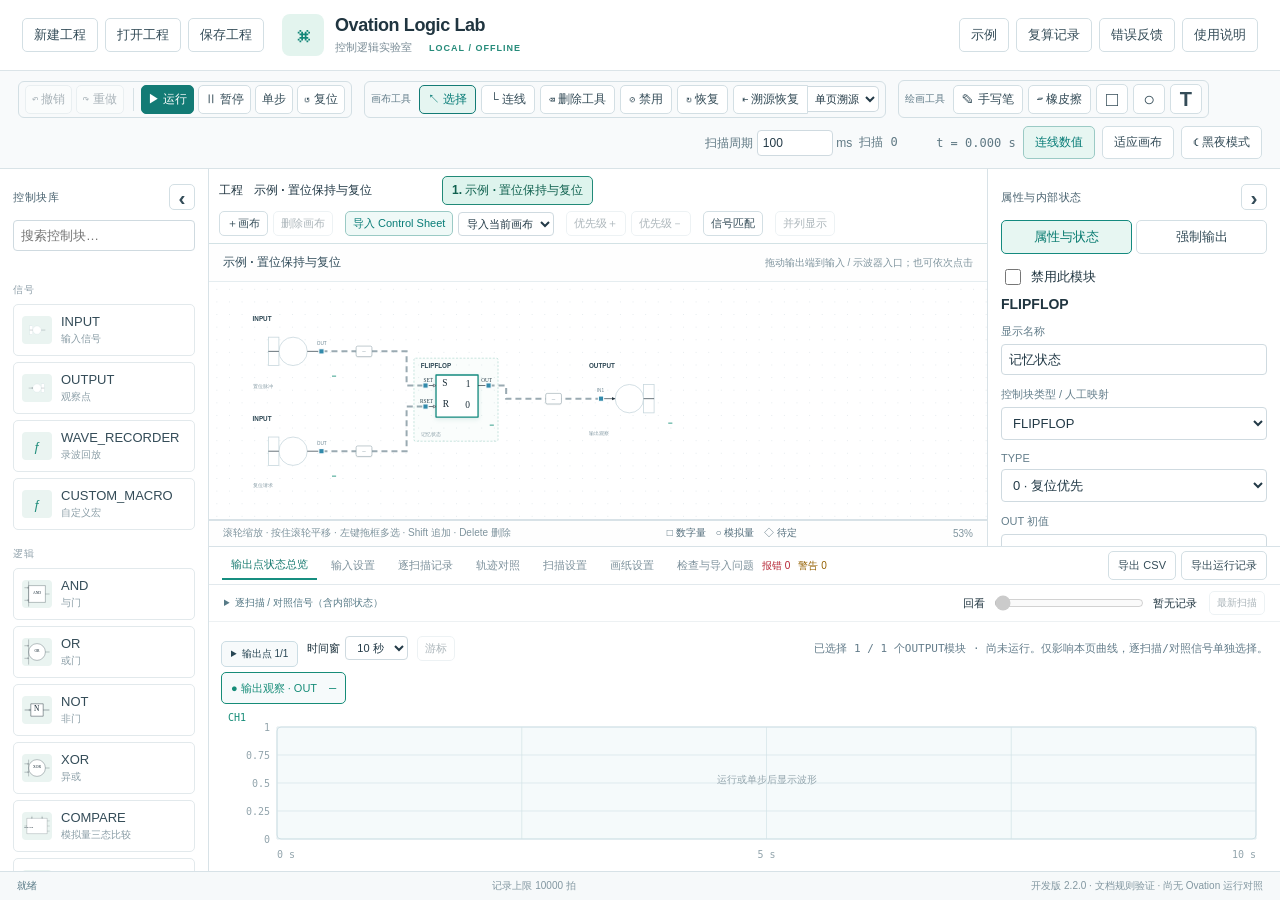
<file: index.html>
<!doctype html>
<html lang="zh-CN"><head><meta charset="utf-8"><meta name="application-version" content="2.2.0"><meta name="viewport" content="width=device-width,initial-scale=1"><title>Ovation Logic Lab · 离线控制逻辑实验室</title><link rel="stylesheet" href="src/style.css"><script defer src="src/project-state.js"></script><script defer src="src/declared-interfaces.js"></script><script defer src="src/exact-math.js"></script><script defer src="src/signal-quality.js"></script><script defer src="src/basic-analog.js"></script><script defer src="src/elementary.js"></script><script defer src="src/pin-record-data.js"></script><script defer src="src/point-records.js"></script><script defer src="src/packed-words.js"></script><script defer src="src/firstout.js"></script><script defer src="src/bcd.js"></script><script defer src="src/transport.js"></script><script defer src="src/fifo.js"></script><script defer src="src/clock-blocks.js"></script><script defer src="src/wave-recorder.js"></script><script defer src="src/core.js"></script><script defer src="src/engineering.js"></script><script defer src="src/recompute.js"></script><script defer src="src/svg-field-codec.js"></script><script defer src="src/svg-identity.js"></script><script defer src="src/svg-structure.js"></script><script defer src="src/bindings.js"></script><script defer src="src/source-semantics.js"></script><script defer src="src/svg-port-names.js"></script><script defer src="src/macro-symbols.js"></script><script defer src="src/svg-auto-ports.js"></script><script defer src="src/sheet-title-block.js"></script><script defer src="src/manual-parameter-defaults.js"></script><script defer src="src/importer.js"></script><script defer src="src/connection-evidence.js"></script><script defer src="src/repair.js"></script><script defer src="src/macros.js"></script><script defer src="src/trace.js"></script><script defer src="src/reference-csv.js"></script><script defer src="src/signal-chart.js"></script><script defer src="src/scopes.js"></script><script defer src="src/source-preview.js"></script><script defer src="src/wire-display.js"></script><script defer src="src/manual-wires.js"></script><script defer src="src/wire-networks.js"></script><script defer src="src/text-input.js"></script><script defer src="src/manual-symbol-data.js"></script><script defer src="src/elementary-symbol-data.js"></script><script defer src="src/standard-symbol-data.js"></script><script defer src="src/standard-symbols.js"></script><script defer src="src/symbols.js"></script><script defer src="src/theme.js"></script><script defer src="src/vendor/xlsx.mini.min.js"></script><script defer src="src/input-wave-template.js"></script><script defer src="src/input-wave-excel.js"></script><script defer src="src/input-wave-editor.js"></script><script defer src="src/workspace-layout.js"></script><script defer src="src/paper.js"></script><script defer src="src/canvas-delete.js"></script><script defer src="src/annotations.js"></script><script defer src="src/feedback-report.js"></script><script defer src="src/feedback-ui.js"></script><script defer src="src/output-forces-ui.js"></script><script defer src="src/signal-matching.js"></script><script defer src="src/engineering-ui.js"></script><script defer src="src/canvas-workspace.js"></script><script defer src="src/app.js"></script></head>
<body class="output-overview-open">
<header><nav id="project-actions" aria-label="工程操作"><button data-testid="new" id="new">新建工程</button><button id="open">打开工程</button><button data-testid="save" id="save">保存工程</button></nav><div class="brand"><span class="brand-icon">⌘</span><div><h1>Ovation Logic Lab</h1><span>控制逻辑实验室 <b>LOCAL / OFFLINE</b></span></div></div><nav class="reference-actions" aria-label="资料与帮助"><button id="example">示例</button><button id="recompute-record">复算记录</button><button id="import" class="accent">导入 Control Sheet</button><button id="feedback">错误反馈</button><button id="help">使用说明</button></nav></header>
<section class="toolbar"><div class="simulation-tools tool-group" role="toolbar" aria-label="运行工具"><button id="undo" title="Ctrl+Z">↶ 撤销</button><button id="redo" title="Ctrl+Y">↷ 重做</button><span class="divider"></span><button data-testid="run" id="run" class="primary">▶ 运行</button><button id="pause">Ⅱ 暂停</button><button data-testid="step" id="step">单步</button><button data-testid="reset" id="reset">↺ 复位</button></div><div class="editor-tools"><div class="canvas-tools tool-group" role="toolbar" aria-label="画布工具"><span>画布工具</span><button id="select-tool" type="button" aria-pressed="true" title="选择与移动；Esc退出删除模式">↖ 选择</button><button id="wire-tool" type="button" aria-pressed="false" title="点击端口或主线起笔，点击空白放置折点，接到目标端口完成；Esc取消">└ 连线</button><button id="delete-tool" type="button" aria-pressed="false" title="点击删除元素，空白拖框批量删除；Esc退出">⌫ 删除工具</button><button id="disable-tool" type="button" aria-pressed="false" title="点击禁用模块，依赖它的下游自动暂停；保留连线">⊘ 禁用</button><button id="restore-tool" type="button" aria-pressed="false" title="点击恢复被禁用的模块">↻ 恢复</button><div class="recovery-tools"><button id="trace-output-tool" type="button" aria-pressed="false" title="进入先禁用全部模块，再点击OUTPUT观察点或其IN1端子，累加恢复上游依赖；Esc退出">⇤ 溯源恢复</button><select id="trace-output-scope" aria-label="溯源范围" title="单页只恢复本页上游；跨页沿同名共享信号恢复其他画布上游"><option value="canvas">单页溯源</option><option value="project" disabled>跨页溯源</option></select></div></div><div class="drawing-tools tool-group" role="toolbar" aria-label="绘画工具"><span title="临时标注不保存，刷新或关闭页面后丢弃">绘画工具</span><button id="pen-tool" type="button" aria-expanded="false" aria-controls="pen-settings" aria-haspopup="dialog" aria-pressed="false" title="在网页上临时手写，Esc退出">✎ 手写笔</button><button id="eraser-tool" type="button" aria-pressed="false" aria-expanded="false" aria-controls="eraser-settings" aria-haspopup="dialog" title="局部擦除">▱ 橡皮擦</button><button id="rect-tool" type="button" class="drawing-symbol" aria-label="方框" aria-pressed="false" aria-expanded="false" aria-controls="rect-settings" aria-haspopup="dialog" title="拖拽画方框，Shift约束正方形">□</button><button id="ellipse-tool" type="button" class="drawing-symbol" aria-label="圆形与椭圆" aria-pressed="false" aria-expanded="false" aria-controls="ellipse-settings" aria-haspopup="dialog" title="拖拽画椭圆，Shift约束正圆">○</button><button id="text-tool" type="button" class="drawing-symbol" aria-label="添加文本" aria-pressed="false" aria-expanded="false" aria-controls="text-settings" aria-haspopup="dialog" title="点击位置输入文字，Ctrl+Enter完成，Esc取消">T</button></div></div><div class="timing"><label>扫描周期 <input id="period" type="number" value="100" min="0.001" step="0.001"> ms</label><span data-testid="tick" id="tick">扫描 0</span><span id="time">t = 0.000 s</span><button id="wire-values" aria-pressed="true" title="显示连线源端状态与数值，模拟量采用6位有效数字；悬停查看完整值">连线数值</button><button id="fit">适应画布</button><button id="theme-toggle" aria-pressed="false">☾ 黑夜模式</button></div></section>
<main><aside class="library"><div class="panel-label"><span class="panel-title">控制块库</span><button id="library-toggle" class="sidebar-toggle" type="button" aria-expanded="true" aria-controls="library-content" aria-label="收起控制块库" title="收起控制块库">‹</button></div><div id="library-content"><input id="search" type="search" placeholder="搜索控制块…"><div id="catalog"></div></div></aside>
<section class="canvas-panel"><div class="canvas-top"><span id="title">未命名逻辑</span><span id="execution-scope-summary" role="status" hidden></span><span id="canvas-hint">点击输出端口，再点击输入端口连线</span></div><div class="canvas-workspace"><svg id="canvas" tabindex="0" aria-label="逻辑组态画布"><defs><pattern id="grid" width="24" height="24" patternUnits="userSpaceOnUse"><circle cx="1" cy="1" r="0.8" fill="#cbd7dc"/></pattern></defs><rect id="paper-surface" pointer-events="none"/><rect id="grid-bg" x="-100000" y="-100000" width="200000" height="200000" fill="url(#grid)"/><rect id="paper-boundary" class="paper-boundary" aria-label="画纸边界" pointer-events="none"/><g id="title-block-layer" pointer-events="none"></g><g id="edge-layer"></g><g id="probe-layer"></g><g id="node-layer"></g><g id="scope-layer"></g><g id="gesture-layer" pointer-events="none"></g></svg><section id="source-panel" class="source-panel hidden"><div class="source-preview-head"><strong id="source-title">原SVG</strong><button id="source-close">关闭对照</button></div><div class="source-preview-tools"><button id="source-overview">整张原图</button><button id="source-focus">定位连接</button><span>滚轮缩放 · 拖动平移 · 点击对象查看属性</span></div><div id="source-viewport"></div><details id="source-object-panel" class="source-object-panel hidden"><summary>所选源对象 · 原始属性</summary><div id="source-object-links"></div><pre id="source-object-details"></pre></details><div id="source-description"></div><div id="source-warnings"></div></section></div><div class="canvas-bottom"><div id="workspace-splitter" role="separator" tabindex="0" aria-label="调整底部面板高度" aria-orientation="horizontal" aria-controls="results-panel" title="按住上沿上下拖动调整底部区域；双击恢复默认高度"></div><span id="selection-hint">滚轮缩放 · 按住滚轮平移 · 左键拖框多选 · Shift 追加 · Delete 删除</span><span class="pin-legend" title="输入和输出引脚形状表示手册定义的信号类型">□ 数字量　○ 模拟量　◇ 待定</span><span id="zoom">100%</span></div></section>
<aside class="inspector"><div class="panel-label"><span class="panel-title">属性与内部状态</span><button id="inspector-toggle" class="sidebar-toggle" type="button" aria-expanded="true" aria-controls="inspector-content" aria-label="收起属性与内部状态" title="收起属性与内部状态">›</button></div><div id="inspector-content"><div id="inspector-tabs" role="tablist" aria-label="模块设置"><button id="properties-tab" role="tab" aria-controls="properties" aria-selected="true">属性与状态</button><button id="forces-tab" role="tab" aria-controls="force-panel" aria-selected="false" tabindex="-1">强制输出</button></div><button id="force-clear-stale" hidden>取消本模块强制</button><div id="properties" role="tabpanel" aria-labelledby="properties-tab"></div><div id="force-panel" role="tabpanel" aria-labelledby="forces-tab" hidden></div></div></aside>
<section id="results-panel" class="results"><div class="results-head"><div><button class="tab active" data-tab="trends">输出点状态总览</button><button class="tab" data-tab="inputs">输入设置</button><button class="tab" data-tab="records">逐扫描记录</button><button class="tab" data-tab="compare">轨迹对照</button><button class="tab" data-tab="execution">扫描设置</button><button class="tab" data-tab="paper">画纸设置</button><button class="tab" data-tab="problems">检查与导入问题 <span class="problem-count error">报错 <span id="issue-count">0</span></span> <span class="problem-count warning">警告 <span id="warning-count">0</span></span></button></div><div><button id="export-csv">导出 CSV</button><button id="export-run">导出运行记录</button></div></div><div class="observation-controls"><details id="signal-picker"><summary>逐扫描 / 对照信号（含内部状态）</summary><div class="signal-actions"><button id="signals-default">前六路输出</button><button id="signals-selected">当前块</button><button id="signals-clear">清空选择</button></div><div id="signal-options"></div></details><label class="history-control">回看 <input id="history-cursor" type="range" min="0" max="0" value="0" step="1" disabled><span id="history-label">暂无记录</span></label><button id="history-latest">最新扫描</button></div><div id="inputs" class="tab-content hidden"><div class="input-settings-toolbar"><label>选择INPUT输入源 <select id="input-source" aria-label="选择INPUT输入源"></select></label><span>时间单位：秒；类型受已连接引脚限制。切换输入源保留草稿，应用后才参与仿真。</span></div><div id="input-settings"></div></div><div id="trends" class="tab-content"><div class="overview-toolbar"><details id="output-overview-picker"><summary>输出点 <span id="output-overview-count">0/0</span></summary><div class="output-overview-controls"><div><strong>选择OUTPUT模块</strong><button id="output-overview-all">全部输出点</button><button id="output-overview-clear">清空输出点</button></div><div id="output-overview-options"></div></div></details><label>时间窗 <select id="overview-window" aria-label="输出总览时间窗"><option value="1">1 秒</option><option value="5">5 秒</option><option value="10" selected>10 秒</option><option value="30">30 秒</option></select></label><button id="overview-cursor" aria-pressed="false" title="开启后点击或拖动图表查看历史采样值">游标</button><span id="output-overview-summary"></span></div><div id="legend"></div><svg id="chart" class="signal-chart" viewBox="0 0 600 200" preserveAspectRatio="none" aria-label="信号变化曲线"></svg></div><div id="records" class="tab-content hidden"></div><div id="compare" class="tab-content hidden"><div class="compare-form"><label>参考 JSON / CSV <input id="reference-file" type="file" accept=".json,.csv"></label><span id="reference-name">未载入</span><label>来源 <select id="reference-kind"><option value="">请选择来源</option><option value="simulator">模拟器生成</option><option value="manual">人工整理</option><option value="ovation-runtime">Ovation 运行采集</option></select></label><label>来源与工况依据 <input id="reference-note" type="text" placeholder="设备/版本、工况、采集或整理方法"></label><label>绝对容差 <input id="compare-abs" type="number" min="0" step="any" value="0"></label><label>相对容差 <input id="compare-rel" type="number" min="0" step="any" value="0"></label><label>时间容差（秒）<input id="compare-time" type="number" min="0" step="any" value="0"></label><button id="compare-run">对照所选信号</button><button id="export-comparison" disabled>导出对照报告</button></div><div id="comparison-result" class="source-note">先运行当前组态，选择观察信号，并载入参考轨迹。按相同 tick 对齐；布尔值精确比较。参考格式见 README。</div></div><div id="execution" class="tab-content hidden"></div><div id="paper" class="tab-content hidden"></div><div id="problems" class="tab-content hidden"><div id="issues" data-testid="issues"></div></div></section>
</main><footer><span data-testid="status" id="status" role="status">就绪</span><span id="recording-capacity"></span><span>开发版 2.2.0 · 文档规则验证 · 尚无 Ovation 运行对照</span></footer>

<div id="pen-settings" class="drawing-settings" data-drawing-settings="pen" popover="auto" role="dialog" aria-label="手写笔设置"><div class="drawing-settings-head"><strong>手写笔</strong><button id="pen-settings-close" type="button" aria-label="关闭手写笔设置">×</button></div><label class="pen-width-label">粗细<select id="pen-width" aria-label="笔画粗细"><option value="1">1</option><option value="2">2</option><option value="4" selected>4</option><option value="8">8</option><option value="12">12</option><option value="16">16</option></select></label><div class="annotation-colors" role="group" aria-label="手写笔颜色"><button type="button" data-drawing-color="#dc2626" data-pen-color="#dc2626" aria-label="红色" title="红色" aria-pressed="true" style="--pen-color:#dc2626"></button><button type="button" data-drawing-color="#ea580c" data-pen-color="#ea580c" aria-label="橙色" title="橙色" aria-pressed="false" style="--pen-color:#ea580c"></button><button type="button" data-drawing-color="#eab308" data-pen-color="#eab308" aria-label="黄色" title="黄色" aria-pressed="false" style="--pen-color:#eab308"></button><button type="button" data-drawing-color="#16a34a" data-pen-color="#16a34a" aria-label="绿色" title="绿色" aria-pressed="false" style="--pen-color:#16a34a"></button><button type="button" data-drawing-color="#2563eb" data-pen-color="#2563eb" aria-label="蓝色" title="蓝色" aria-pressed="false" style="--pen-color:#2563eb"></button><button type="button" data-drawing-color="#9333ea" data-pen-color="#9333ea" aria-label="紫色" title="紫色" aria-pressed="false" style="--pen-color:#9333ea"></button><button type="button" data-drawing-color="#111827" data-pen-color="#111827" aria-label="黑色" title="黑色" aria-pressed="false" style="--pen-color:#111827"></button><button type="button" data-drawing-color="#ffffff" data-pen-color="#ffffff" aria-label="白色" title="白色" aria-pressed="false" style="--pen-color:#ffffff"></button></div></div>
<div id="rect-settings" class="drawing-settings" data-drawing-settings="rect" popover="auto" role="dialog" aria-label="方框设置"><div class="drawing-settings-head"><strong>方框</strong><button id="rect-settings-close" type="button" aria-label="关闭方框设置">×</button></div><label class="pen-width-label">粗细<select id="rect-width" aria-label="笔画粗细"><option value="1">1</option><option value="2">2</option><option value="4" selected>4</option><option value="8">8</option><option value="12">12</option><option value="16">16</option></select></label><div class="annotation-colors" role="group" aria-label="方框颜色"><button type="button" data-drawing-color="#dc2626" aria-label="红色" title="红色" aria-pressed="true" style="--pen-color:#dc2626"></button><button type="button" data-drawing-color="#ea580c" aria-label="橙色" title="橙色" aria-pressed="false" style="--pen-color:#ea580c"></button><button type="button" data-drawing-color="#eab308" aria-label="黄色" title="黄色" aria-pressed="false" style="--pen-color:#eab308"></button><button type="button" data-drawing-color="#16a34a" aria-label="绿色" title="绿色" aria-pressed="false" style="--pen-color:#16a34a"></button><button type="button" data-drawing-color="#2563eb" aria-label="蓝色" title="蓝色" aria-pressed="false" style="--pen-color:#2563eb"></button><button type="button" data-drawing-color="#9333ea" aria-label="紫色" title="紫色" aria-pressed="false" style="--pen-color:#9333ea"></button><button type="button" data-drawing-color="#111827" aria-label="黑色" title="黑色" aria-pressed="false" style="--pen-color:#111827"></button><button type="button" data-drawing-color="#ffffff" aria-label="白色" title="白色" aria-pressed="false" style="--pen-color:#ffffff"></button></div></div>
<div id="ellipse-settings" class="drawing-settings" data-drawing-settings="ellipse" popover="auto" role="dialog" aria-label="圆形与椭圆设置"><div class="drawing-settings-head"><strong>圆形与椭圆</strong><button id="ellipse-settings-close" type="button" aria-label="关闭圆形与椭圆设置">×</button></div><label class="pen-width-label">粗细<select id="ellipse-width" aria-label="笔画粗细"><option value="1">1</option><option value="2">2</option><option value="4" selected>4</option><option value="8">8</option><option value="12">12</option><option value="16">16</option></select></label><div class="annotation-colors" role="group" aria-label="圆形与椭圆颜色"><button type="button" data-drawing-color="#dc2626" aria-label="红色" title="红色" aria-pressed="true" style="--pen-color:#dc2626"></button><button type="button" data-drawing-color="#ea580c" aria-label="橙色" title="橙色" aria-pressed="false" style="--pen-color:#ea580c"></button><button type="button" data-drawing-color="#eab308" aria-label="黄色" title="黄色" aria-pressed="false" style="--pen-color:#eab308"></button><button type="button" data-drawing-color="#16a34a" aria-label="绿色" title="绿色" aria-pressed="false" style="--pen-color:#16a34a"></button><button type="button" data-drawing-color="#2563eb" aria-label="蓝色" title="蓝色" aria-pressed="false" style="--pen-color:#2563eb"></button><button type="button" data-drawing-color="#9333ea" aria-label="紫色" title="紫色" aria-pressed="false" style="--pen-color:#9333ea"></button><button type="button" data-drawing-color="#111827" aria-label="黑色" title="黑色" aria-pressed="false" style="--pen-color:#111827"></button><button type="button" data-drawing-color="#ffffff" aria-label="白色" title="白色" aria-pressed="false" style="--pen-color:#ffffff"></button></div></div>
<div id="text-settings" class="drawing-settings" data-drawing-settings="text" popover="auto" role="dialog" aria-label="文本设置"><div class="drawing-settings-head"><strong>文本</strong><button id="text-settings-close" type="button" aria-label="关闭文本设置">×</button></div><label class="drawing-size-label" for="text-size">字号 <input id="text-size" type="number" min="8" max="96" step="1" value="20" aria-label="文本字号"><span>px</span></label><div class="annotation-colors" role="group" aria-label="文本颜色"><button type="button" data-drawing-color="#dc2626" aria-label="红色" title="红色" aria-pressed="true" style="--pen-color:#dc2626"></button><button type="button" data-drawing-color="#ea580c" aria-label="橙色" title="橙色" aria-pressed="false" style="--pen-color:#ea580c"></button><button type="button" data-drawing-color="#eab308" aria-label="黄色" title="黄色" aria-pressed="false" style="--pen-color:#eab308"></button><button type="button" data-drawing-color="#16a34a" aria-label="绿色" title="绿色" aria-pressed="false" style="--pen-color:#16a34a"></button><button type="button" data-drawing-color="#2563eb" aria-label="蓝色" title="蓝色" aria-pressed="false" style="--pen-color:#2563eb"></button><button type="button" data-drawing-color="#9333ea" aria-label="紫色" title="紫色" aria-pressed="false" style="--pen-color:#9333ea"></button><button type="button" data-drawing-color="#111827" aria-label="黑色" title="黑色" aria-pressed="false" style="--pen-color:#111827"></button><button type="button" data-drawing-color="#ffffff" aria-label="白色" title="白色" aria-pressed="false" style="--pen-color:#ffffff"></button></div></div>
<div id="eraser-settings" popover="auto" role="dialog" aria-label="橡皮擦模式"><div class="eraser-settings-head"><button id="eraser-settings-close" type="button" aria-label="关闭橡皮擦设置">×</button></div><button class="eraser-option" type="button" data-eraser-mode="stroke" aria-pressed="false"><strong>整笔擦除</strong></button><button class="eraser-option" type="button" data-eraser-mode="local" aria-pressed="true"><strong>局部擦除</strong></button><div id="eraser-size-controls"><label for="eraser-size">大小</label><input id="eraser-size" type="range" min="4" max="120" step="1" value="24" aria-label="局部擦除大小"><input id="eraser-size-value" type="number" min="4" max="120" step="1" value="24" aria-label="局部擦除直径"><span>px</span></div></div>
<dialog id="feedback-dialog" aria-labelledby="feedback-heading">
 <div class="feedback-head"><div><h2 id="feedback-heading">错误反馈</h2><p>写清问题、添加图片，导出后作为邮件附件发给开发者。</p></div><button id="feedback-dismiss" type="button" aria-label="关闭反馈">×</button></div>
 <div class="feedback-body"><p class="feedback-tip">所有内容均可选填，可直接导出。当前仿真已暂停。草稿保留在本页，关闭反馈窗口后仍可继续填写；刷新或关闭网页后清空。</p>
 <div class="feedback-grid"><fieldset><legend>1. 描述问题</legend>
  <label for="feedback-title">一句话概括问题</label><input id="feedback-title" type="text" maxlength="120" placeholder="例如：导入后，AND的IN3没有连线">
  <div class="feedback-field-row"><div><label for="feedback-area">问题发生在哪个区域？</label><select id="feedback-area"><option value="">未指定（可选）</option><option>导入 Control Sheet</option><option>画布与连线</option><option>模块参数与引脚</option><option>输入设置</option><option>运行与输出</option><option>示波器</option><option>保存与打开</option><option>其他</option></select></div><div><label for="feedback-object">涉及哪个模块或页面？</label><input id="feedback-object" type="text" placeholder="例如：进水阀延时 / ONDELAY"></div></div>
  <label for="feedback-steps">怎么操作会出现？</label><textarea id="feedback-steps" rows="3" placeholder="1. 打开哪个文件或示例&#10;2. 修改了什么、点击了什么&#10;3. 在哪一步出现问题"></textarea>
  <label for="feedback-expected">原本期望看到什么？</label><textarea id="feedback-expected" rows="2" placeholder="例如：输入置位0.4秒后，OUT应变为TRUE"></textarea>
  <label for="feedback-actual">实际出现了什么现象？</label><textarea id="feedback-actual" rows="3" placeholder="例如：ACT停在0.3，OUT一直为FALSE；也可粘贴报错文字"></textarea>
  <label for="feedback-frequency">能否重复出现？</label><select id="feedback-frequency"><option value="">暂不确定</option><option>每次都发生</option><option>偶尔发生</option><option>只出现过一次</option></select>
 </fieldset><div class="feedback-side"><fieldset><legend>2. 添加截图或图片 <span id="feedback-image-count">0/6</span></legend><div class="feedback-image-actions"><button id="feedback-capture" type="button">截图</button><button id="feedback-add-image" type="button">选择图片</button><input id="feedback-images" type="file" accept="image/png,image/jpeg,image/webp" multiple hidden></div><p>点击“截图”后，在浏览器中选择当前窗口或标签页；取得一张图片后立即停止共享。</p><p>也可按 <kbd>Win</kbd> + <kbd>Shift</kbd> + <kbd>S</kbd> 截取局部，回到这里按 <kbd>Ctrl</kbd> + <kbd>V</kbd> 粘贴。每张图下可补充说明。</p><p class="source-note">图片可选，支持PNG/JPG/WebP；最多6张，每张不超过10MB。</p><div id="feedback-image-list"></div></fieldset>
 <fieldset><legend>3. 选择复现资料并导出</legend><p id="feedback-context"></p><button id="feedback-update" type="button">更新现场记录</button><p>自动附上软件版本、当前报错/警告、所选模块、当前扫描快照和页面异常记录。</p><label class="feedback-check"><input id="feedback-include-project" type="checkbox" checked>附上当前工程（含原始导入资料，便于复现）</label><label class="feedback-check"><input id="feedback-include-run" type="checkbox">附完整运行记录（包含工程，供复算）</label><small id="feedback-run-count"></small><p>导出ZIP内有文字说明、结构化记录和独立图片，开发者与大模型均可读取。</p></fieldset></div></div></div>
 <div class="feedback-foot"><p id="feedback-status" role="status">内容均可选填，可按需要添加文字、图片或附件后导出。</p><div><button id="feedback-new" type="button">清空重填</button><button id="feedback-close" type="button">关闭，保留草稿</button><button id="feedback-export" type="button" class="primary">导出反馈ZIP</button></div></div>
</dialog>
<canvas id="annotation-canvas" aria-label="临时绘图标注"></canvas><dialog id="import-sheet-dialog" aria-labelledby="import-sheet-title"><h2 id="import-sheet-title">选择要编辑的 Control Sheet</h2><p>这些文件包含多张候选图纸。请选择主图；宏文件保留为定义，其余主图只保留原文并提示。取消可返回当前图纸。</p><p id="import-sheet-info" role="status"></p><div id="import-sheet-choices" role="radiogroup" aria-label="候选图纸"></div><div class="recompute-actions"><button id="import-sheet-apply" class="primary" disabled>导入所选主图</button><button id="import-sheet-cancel">取消</button></div></dialog>
<dialog id="recompute-dialog" aria-labelledby="recompute-title"><h2 id="recompute-title">运行记录复算</h2><p id="recompute-info"></p><p class="source-note">当前运行已暂停。复算一致后，可点“载入结果”打开记录中的工程和轨迹。</p><progress id="recompute-progress" value="0" max="1"></progress><p id="recompute-status" role="status"></p><pre id="recompute-details"></pre><div class="recompute-actions"><button id="recompute-start" class="primary" disabled>开始复算</button><button id="recompute-load" disabled>载入结果</button><button id="recompute-report" disabled>导出报告</button><button id="recompute-close">关闭</button></div></dialog>
<input id="recompute-file" type="file" accept=".json" hidden>
<input id="open-file" type="file" accept=".json" hidden><input id="import-files" data-testid="import-files" type="file" accept=".svg,.mcr,.tft,.xml" multiple hidden>
<dialog id="author-dialog" aria-label="项目作者"><div class="author-emblem" aria-hidden="true">⌘</div><p>本项目作者</p><h2>Hyena68</h2><button id="author-close" autofocus>关闭</button></dialog>
</body></html>
</file>
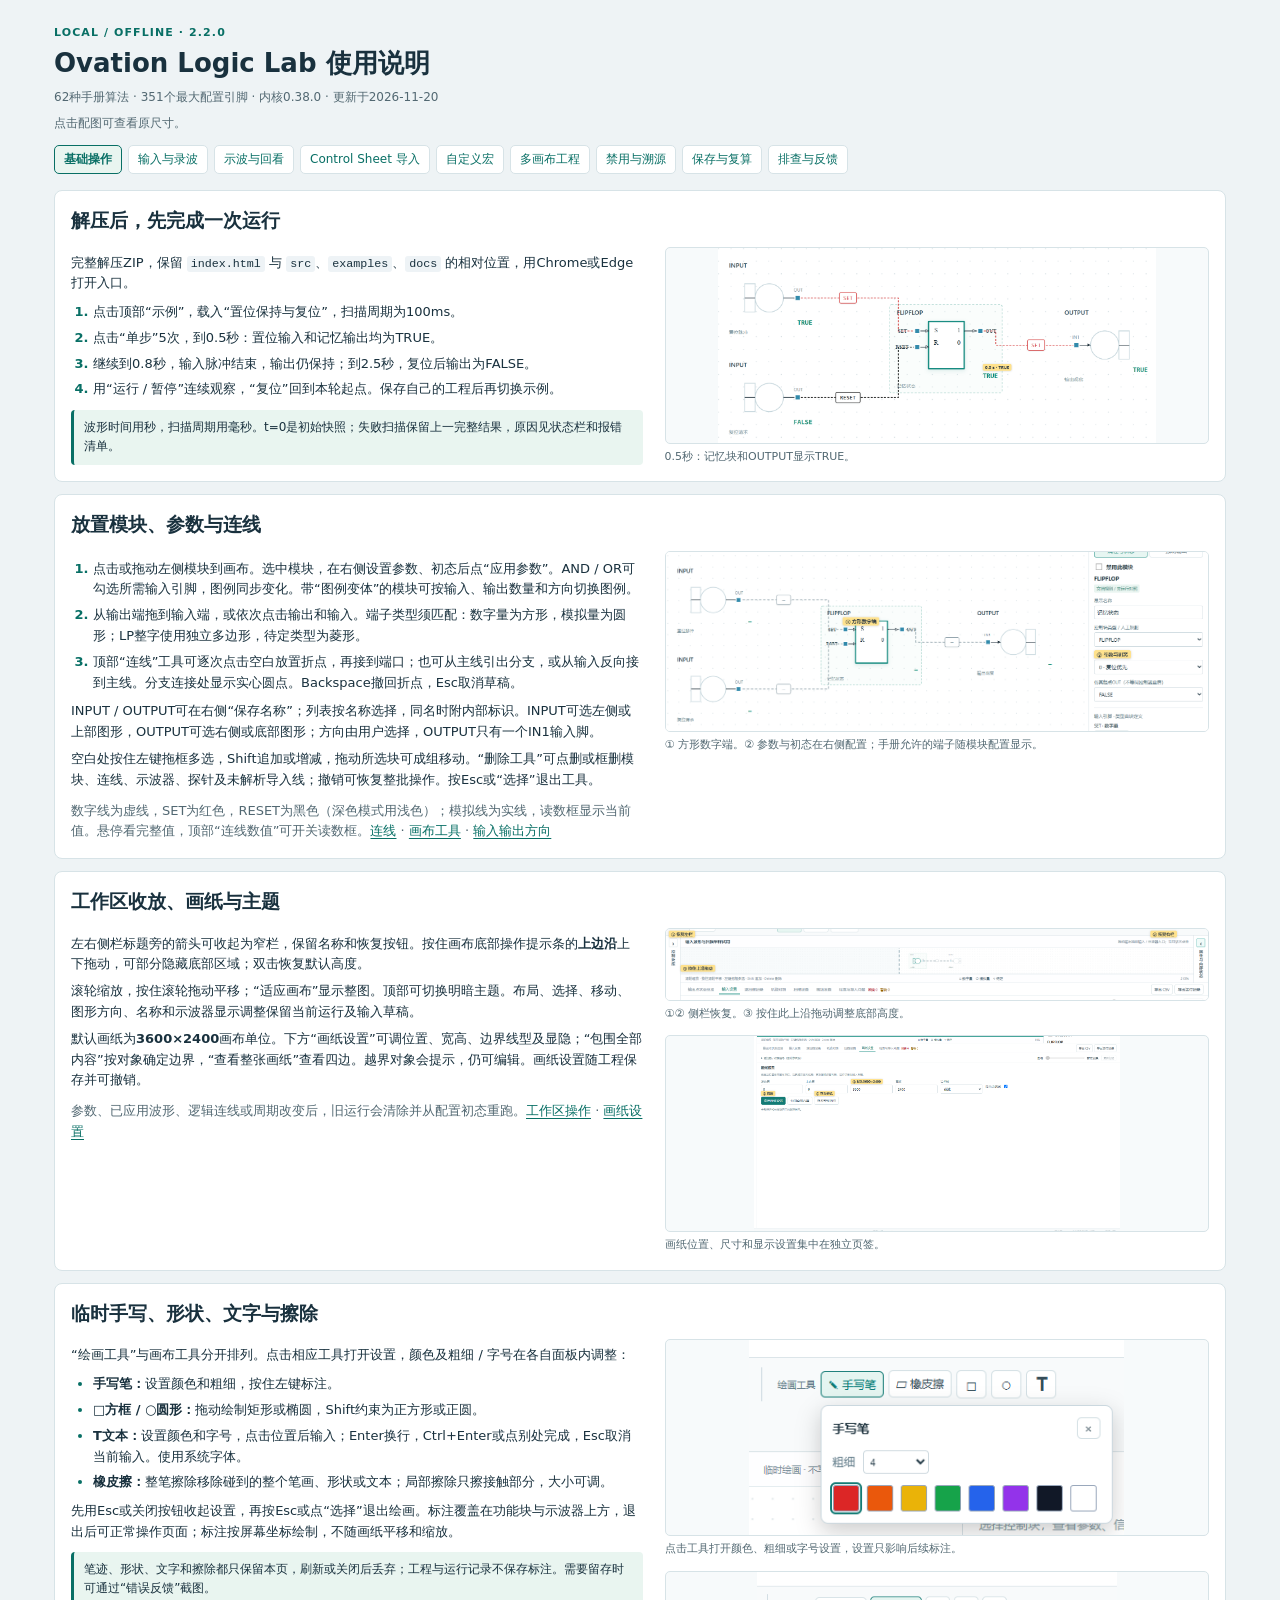
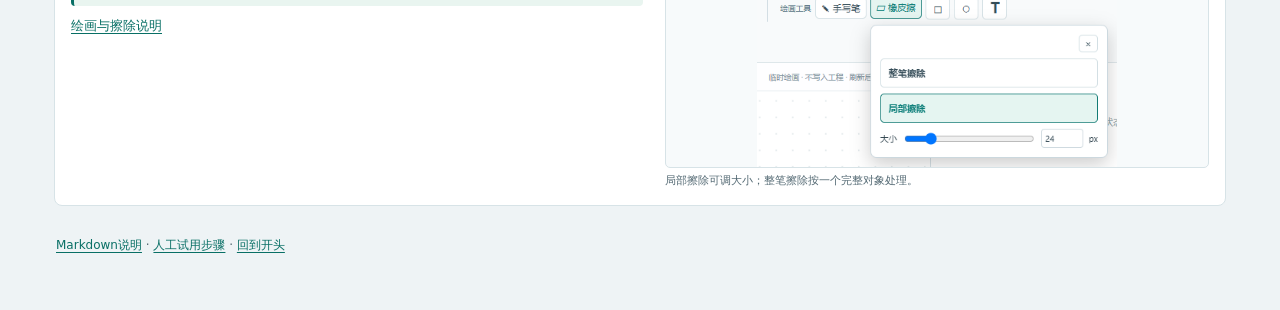
<file: guide.html>
<!doctype html>
<html lang="zh-CN"><head><meta charset="utf-8"><meta name="viewport" content="width=device-width,initial-scale=1"><meta name="application-version" content="2.2.0"><title>使用说明 · Ovation Logic Lab</title><script>(()=>{const t=new URLSearchParams(location.search).get('theme');if(t==='light'||t==='dark')document.documentElement.dataset.theme=t;})();</script><style>
:root{color-scheme:light;--bg:#eef3f5;--surface:#fff;--ink:#19313e;--muted:#526872;--line:#d7e3e7;--accent:#086f65;--soft:#e9f5f0;--code:#eef3f6}
*{box-sizing:border-box}body{margin:0;background:var(--bg);color:var(--ink);font:14px/1.6 system-ui,"Microsoft YaHei",sans-serif}.page{max-width:1220px;margin:auto;padding:24px 24px 36px}header{margin-bottom:16px}.eyebrow{color:var(--accent);font-size:11px;font-weight:700;letter-spacing:.1em}h1{font-size:26px;line-height:1.3;margin:5px 0 8px}h2{font-size:19px;line-height:1.45;margin:0 0 12px}h3{font-size:15px;margin:0 0 7px}p{margin:6px 0}a{color:var(--accent);text-underline-offset:3px}nav{display:flex;flex-wrap:wrap;gap:6px;margin-top:12px}nav a{padding:4px 9px;border:1px solid var(--line);border-radius:5px;background:var(--surface);text-decoration:none;font-size:12px}a:hover{text-decoration:underline}a:focus-visible{outline:2px solid var(--accent);outline-offset:3px}section{background:var(--surface);border:1px solid var(--line);border-radius:8px;margin:12px 0;padding:16px;scroll-margin-top:12px}code{background:var(--code);padding:1px 4px;border-radius:3px;font-size:.9em;overflow-wrap:anywhere}.meta,.muted{color:var(--muted)}.meta{font-size:12px}.callout{padding:8px 10px;background:var(--soft);border-left:3px solid var(--accent);border-radius:4px;font-size:12px;margin-top:9px}.steps{padding-left:22px;margin:7px 0}.steps li{padding:1px 0;margin:3px 0}.steps li::marker{color:var(--accent);font-weight:700}.chapter-grid{display:grid;grid-template-columns:minmax(280px,.85fr) minmax(360px,1.15fr);gap:20px;align-items:start}.topics{display:grid;grid-template-columns:1fr 1fr;gap:20px}.guide-topic{min-width:0}.guide-topic p{font-size:13px}.guide-topic .demo{margin-top:10px}.demo-stack{display:grid;gap:10px;min-width:0}.demo{min-width:0;margin:0}.demo a{display:block;background:#f7fafb;border:1px solid var(--line);border-radius:5px;overflow:hidden}.demo img{display:block;width:100%;height:auto;max-height:260px;object-fit:contain}.demo figcaption{margin-top:5px;color:var(--muted);font-size:11px;line-height:1.5}.chapter-note{margin:10px 0 0;font-size:12px;color:var(--muted)}.table-scroll{max-width:100%;overflow:auto}table{width:100%;border-collapse:collapse;font-size:12px}th,td{text-align:left;padding:6px 8px;border-bottom:1px solid var(--line);vertical-align:top}th{color:var(--accent);background:var(--soft)}td:first-child{width:30%;font-weight:600}footer{padding:12px 2px;color:var(--muted);font-size:12px}
:root[data-theme="dark"]{color-scheme:dark;--bg:#101a21;--surface:#192730;--ink:#e6eff2;--muted:#b4c7cf;--line:#38505b;--accent:#83dcc4;--soft:#203b38;--code:#263b46}
@media(prefers-color-scheme:dark){:root:not([data-theme="light"]){color-scheme:dark;--bg:#101a21;--surface:#192730;--ink:#e6eff2;--muted:#b4c7cf;--line:#38505b;--accent:#83dcc4;--soft:#203b38;--code:#263b46}}
@media(max-width:900px){.page{padding:18px 14px 30px}.chapter-grid{grid-template-columns:1fr;gap:12px}.topics{gap:14px}.demo img{max-height:250px}section{padding:14px}}
@media(max-width:620px){body{font-size:13px}.page{padding:14px 10px 24px}h1{font-size:23px}h2{font-size:17px}.topics{grid-template-columns:1fr;gap:16px}.guide-topic+.guide-topic{padding-top:13px;border-top:1px solid var(--line)}nav a{font-size:11px;padding:4px 7px}.demo img{max-height:230px}section{padding:12px}td,th{padding:5px}}

section .steps{font-size:13px}.chapter-grid{grid-template-columns:minmax(330px,1.05fr) minmax(320px,1fr);gap:22px}.chapter-copy{min-width:0}.chapter-copy h3{margin-top:12px}.chapter-copy p{font-size:13px}.demo img{max-height:245px}.demo-stack .demo img{max-height:195px}.demo-stack{gap:13px}.section-links{font-size:12px}.version-note{font-size:12px;color:var(--muted)}@media(max-width:900px){.chapter-grid{grid-template-columns:1fr;gap:13px}.demo img{max-height:260px}.demo-stack{grid-template-columns:repeat(2,minmax(0,1fr));align-items:start}.demo-stack .demo img{max-height:225px}}@media(max-width:620px){.demo-stack{grid-template-columns:1fr}.demo-stack .demo img{max-height:230px}.chapter-copy p,section .steps{font-size:13px}}
nav a[aria-selected="true"]{background:var(--soft);border-color:var(--accent);font-weight:700}
[data-guide-panel]:focus-visible{outline:none}
[data-guide-panel]:focus-visible>section:first-child{border-color:var(--accent)}
</style></head><body><main class="page"><header><div class="eyebrow">LOCAL / OFFLINE · 2.2.0</div><h1>Ovation Logic Lab 使用说明</h1><p class="meta">62种手册算法 · 351个最大配置引脚 · 内核0.38.0 · 更新于2026-11-20</p><p class="version-note">点击配图可查看原尺寸。</p><nav id="guide-tabs" aria-label="使用指南"><a id="tab-basics" href="#guide-basics">基础操作</a><a id="tab-inputs" href="#guide-inputs">输入与录波</a><a id="tab-observe" href="#guide-observe">示波与回看</a><a id="tab-import" href="#guide-import">Control Sheet 导入</a><a id="tab-macro" href="#guide-macro">自定义宏</a><a id="tab-engineering" href="#guide-engineering">多画布工程</a><a id="tab-debug" href="#guide-debug">禁用与溯源</a><a id="tab-records" href="#guide-records">保存与复算</a><a id="tab-support" href="#guide-support">排查与反馈</a></nav></header>
<div id="guide-basics" data-guide-panel>
<section id="start"><h2>解压后，先完成一次运行</h2><div class="chapter-grid"><div class="chapter-copy"><p>完整解压ZIP，保留 <code>index.html</code> 与 <code>src</code>、<code>examples</code>、<code>docs</code> 的相对位置，用Chrome或Edge打开入口。</p><ol class="steps"><li>点击顶部“示例”，载入“置位保持与复位”，扫描周期为100ms。</li><li>点击“单步”5次，到0.5秒：置位输入和记忆输出均为TRUE。</li><li>继续到0.8秒，输入脉冲结束，输出仍保持；到2.5秒，复位后输出为FALSE。</li><li>用“运行 / 暂停”连续观察，“复位”回到本轮起点。保存自己的工程后再切换示例。</li></ol><div class="callout">波形时间用秒，扫描周期用毫秒。t=0是初始快照；失败扫描保留上一完整结果，原因见状态栏和报错清单。</div></div><div class="demo-stack single-demo"><figure class="demo"><a href="docs/images/guide/0.67.1/01-first-run.png" target="_blank" rel="noopener" title="查看原尺寸演示图"><img src="docs/images/guide/0.67.1/01-first-run.png" alt="单步至0.5秒的置位保持示例" width="1318" height="587" loading="lazy"></a><figcaption>0.5秒：记忆块和OUTPUT显示TRUE。</figcaption></figure></div></div></section>
<section id="edit"><h2>放置模块、参数与连线</h2><div class="chapter-grid"><div class="chapter-copy"><ol class="steps"><li>点击或拖动左侧模块到画布。选中模块，在右侧设置参数、初态后点“应用参数”。AND / OR可勾选所需输入引脚，图例同步变化。带“图例变体”的模块可按输入、输出数量和方向切换图例。</li><li>从输出端拖到输入端，或依次点击输出和输入。端子类型须匹配：数字量为方形，模拟量为圆形；LP整字使用独立多边形，待定类型为菱形。</li><li>顶部“连线”工具可逐次点击空白放置折点，再接到端口；也可从主线引出分支，或从输入反向接到主线。分支连接处显示实心圆点。Backspace撤回折点，Esc取消草稿。</li></ol><p>INPUT / OUTPUT可在右侧“保存名称”；列表按名称选择，同名时附内部标识。INPUT可选左侧或上部图形，OUTPUT可选右侧或底部图形；方向由用户选择，OUTPUT只有一个IN1输入脚。</p><p>空白处按住左键拖框多选，Shift追加或增减，拖动所选块可成组移动。“删除工具”可点删或框删模块、连线、示波器、探针及未解析导入线；撤销可恢复整批操作。按Esc或“选择”退出工具。</p><p class="chapter-note">数字线为虚线，SET为红色，RESET为黑色（深色模式用浅色）；模拟线为实线，读数框显示当前值。悬停看完整值，顶部“连线数值”可开关读数框。<a href="docs/reference/manual-wire-tool.md">连线</a> · <a href="docs/reference/canvas-tools.md">画布工具</a> · <a href="docs/reference/io-orientation.md">输入输出方向</a></p></div><div class="demo-stack single-demo"><figure class="demo"><a href="docs/images/guide/0.67.1/02-wiring.png" target="_blank" rel="noopener" title="查看原尺寸演示图"><img src="docs/images/guide/0.67.1/02-wiring.png" alt="数字输入端、参数与初态设置" width="1322" height="437" loading="lazy"></a><figcaption>① 方形数字端。② 参数与初态在右侧配置；手册允许的端子随模块配置显示。</figcaption></figure></div></div></section>
<section id="layout"><h2>工作区收放、画纸与主题</h2><div class="chapter-grid"><div class="chapter-copy"><p>左右侧栏标题旁的箭头可收起为窄栏，保留名称和恢复按钮。按住画布底部操作提示条的<strong>上边沿</strong>上下拖动，可部分隐藏底部区域；双击恢复默认高度。</p><p>滚轮缩放，按住滚轮拖动平移；“适应画布”显示整图。顶部可切换明暗主题。布局、选择、移动、图形方向、名称和示波器显示调整保留当前运行及输入草稿。</p><p>默认画纸为<strong>3600×2400</strong>画布单位。下方“画纸设置”可调位置、宽高、边界线型及显隐；“包围全部内容”按对象确定边界，“查看整张画纸”查看四边。越界对象会提示，仍可编辑。画纸设置随工程保存并可撤销。</p><p class="chapter-note">参数、已应用波形、逻辑连线或周期改变后，旧运行会清除并从配置初态重跑。<a href="docs/reference/workspace-panels.md">工作区操作</a> · <a href="docs/reference/paper-and-wave-grid.md">画纸设置</a></p></div><div class="demo-stack"><figure class="demo"><a href="docs/images/guide/0.67.1/04-workspace.png" target="_blank" rel="noopener" title="查看原尺寸演示图"><img src="docs/images/guide/0.67.1/04-workspace.png" alt="左右侧栏恢复按钮及底部拖动上沿" width="1600" height="210" loading="lazy"></a><figcaption>①② 侧栏恢复。③ 按住此上沿拖动调整底部高度。</figcaption></figure><figure class="demo"><a href="docs/images/guide/0.67.1/10-paper-settings.png" target="_blank" rel="noopener" title="查看原尺寸演示图"><img src="docs/images/guide/0.67.1/10-paper-settings.png" alt="默认3600乘2400画纸设置" width="1403" height="747" loading="lazy"></a><figcaption>画纸位置、尺寸和显示设置集中在独立页签。</figcaption></figure></div></div></section>
<section id="drawing"><h2>临时手写、形状、文字与擦除</h2><div class="chapter-grid"><div class="chapter-copy"><p>“绘画工具”与画布工具分开排列。点击相应工具打开设置，颜色及粗细 / 字号在各自面板内调整：</p><ul class="steps"><li><strong>手写笔：</strong>设置颜色和粗细，按住左键标注。</li><li><strong>□方框 / ○圆形：</strong>拖动绘制矩形或椭圆，Shift约束为正方形或正圆。</li><li><strong>T文本：</strong>设置颜色和字号，点击位置后输入；Enter换行，Ctrl+Enter或点别处完成，Esc取消当前输入。使用系统字体。</li><li><strong>橡皮擦：</strong>整笔擦除移除碰到的整个笔画、形状或文本；局部擦除只擦接触部分，大小可调。</li></ul><p>先用Esc或关闭按钮收起设置，再按Esc或点“选择”退出绘画。标注覆盖在功能块与示波器上方，退出后可正常操作页面；标注按屏幕坐标绘制，不随画纸平移和缩放。</p><div class="callout">笔迹、形状、文字和擦除都只保留本页，刷新或关闭后丢弃；工程与运行记录不保存标注。需要留存时可通过“错误反馈”截图。</div><p class="chapter-note"><a href="docs/reference/temporary-drawing-tools.md">绘画与擦除说明</a></p></div><div class="demo-stack"><figure class="demo"><a href="docs/images/guide/0.67.1/15-drawing-tools.png" target="_blank" rel="noopener" title="查看原尺寸演示图"><img src="docs/images/guide/0.67.1/15-drawing-tools.png" alt="手写笔及同排形状文字工具的设置" width="398" height="207" loading="lazy"></a><figcaption>点击工具打开颜色、粗细或字号设置，设置只影响后续标注。</figcaption></figure><figure class="demo"><a href="docs/images/guide/0.67.1/15b-eraser.png" target="_blank" rel="noopener" title="查看原尺寸演示图"><img src="docs/images/guide/0.67.1/15b-eraser.png" alt="整笔和局部擦除及局部大小设置" width="470" height="255" loading="lazy"></a><figcaption>局部擦除可调大小；整笔擦除按一个完整对象处理。</figcaption></figure></div></div></section>
</div>

<div id="guide-inputs" data-guide-panel>
<section id="inputs"><h2>设置INPUT波形与Excel导入</h2><div class="chapter-grid"><div class="chapter-copy"><p>选中INPUT，在右侧设置名称和信号类型；下方切到“输入设置”，按模块名称选择输入源。类型受已连接端子约束，数字量只提供TRUE / FALSE操作。</p><ol class="steps"><li>选择常量、阶跃或分段保持；模拟量另支持斜坡、分段线性。可先点模式或“填入示例”生成草稿。</li><li>修改时刻和值。分段节点从左向右排列，满行后换行；右侧预览输入波形，圆点表示当前扫描周期的采样。</li><li>检查“预览至”时间和波形，点“应用参数”后才参与仿真。切换输入源保留草稿；“恢复已应用设置”可取消草稿。</li></ol><p><strong>Excel：</strong>相邻的“导入 Excel / 下载模板”支持两列.xlsx，第一列时间（秒），第二列值。导入后先成为草稿，多工作表需选择；先看预览，再应用。公式、缺值、重复时刻等会提示错误并保留原设置。</p><div class="callout">例如0.35秒阶跃、100ms扫描：预览在0.35秒变化，扫描到0.4秒才采到新值。未应用草稿不写入工程，运行前会提示先应用或恢复。</div><p><strong>信号质量：</strong>独立模拟量或数字量 INPUT 可在信号值下方展开“信号质量”，按常量、阶跃或分段保持设定 GOOD、FAIR、POOR、BAD，再点“应用参数”。运行或回看时，在块值和右侧属性查看质量。<a href="docs/reference/signal-quality.md">质量规则</a></p><p class="chapter-note"><a href="docs/reference/input-wave-editor.md">输入编辑</a> · <a href="docs/reference/excel-input-waveforms.md">Excel格式</a> · 包内示例 <code>examples/input-waveform-trial.json</code></p></div><div class="demo-stack single-demo"><figure class="demo"><a href="docs/images/guide/0.67.1/03-input-wave.png" target="_blank" rel="noopener" title="查看原尺寸演示图"><img src="docs/images/guide/0.67.1/03-input-wave.png" alt="Excel入口、阶跃时刻与波形采样预览" width="1391" height="428" loading="lazy"></a><figcaption>① Excel与模板。② 修改变化时刻。③ 预览规律与实际扫描点。</figcaption></figure></div></div></section>
<section id="wave-recorder"><h2>录波回放</h2><div class="chapter-grid"><div class="chapter-copy"><ol class="steps"><li>从左侧“信号”组添加 WAVE_RECORDER，把要录的信号连到 IN1，OUT 实时直通。</li><li>运行或单步后，在模块属性点“保存为新预设”。回看时只录到选中的拍。预设保留信号类型和原采样周期，随工程保存。</li><li>暂停后选择预设，点“断开输入并回放”，再运行。OUT 从仿真零点回放，首拍前使用首值，结束后保持末值。需要重新采集时点“切回采集”再连线。</li></ol></div><div class="demo-stack single-demo"><figure class="demo"><a href="docs/images/guide/2.1.0/wave-recorder.png" target="_blank" rel="noopener" title="查看原尺寸演示图"><img src="docs/images/guide/2.1.0/wave-recorder.png" alt="录波模块的采集状态、预设与回放按钮" width="1280" height="330" loading="lazy"></a><figcaption>① 保存新预设。② 核对信号类型和录制拍数。③ 断开输入并回放。</figcaption></figure></div></div></section>
</div>

<div id="guide-observe" data-guide-panel>
<section id="observe"><h2>四路示波器、历史游标与底部总览</h2><div class="chapter-grid"><div class="chapter-copy"><ol class="steps"><li>添加一个或多个示波器，拖标题移动、拖右下角改大小。左侧CH1～CH4分别对应四路输入，拖线或点选端口接入；“接入探针”使用第一个空闲端口，接到已有信号的端口可替换该路。内部状态在右侧属性中选探针后接入。标题右侧“−”收起为小示波器图标，点击图标展开，收起后继续采样并保留四个端口。</li><li>四色卡片分别显示信号名和值。自动模拟量共用范围，便于比较幅值；“量程”可逐路设固定上下限。点击信号卡片，切换左侧纵轴。</li><li>先运行或单步，再点“游标”。点击或拖动图中虚线，四路读数同步到最近的真实扫描；时间栏显示实际秒数和扫描号。左右键逐拍，Home / End到窗口首尾，再点按钮或Esc关闭。</li></ol><p><strong>FIFO时间窗：</strong>横轴固定为0～窗口长度，先从左向右填充，满窗后整体左移并加入新数据。时间栏另列实际时间范围；选择信号不改变横轴刻度，滚出窗口的数据仍保留在完整记录里。</p><p><strong>底部“输出点状态总览”：</strong>点击“输出点”展开按名称勾选OUTPUT，可选一个或多个；其时间窗、彩色读数方式和游标操作与示波器一致，选择数量不限4路。“逐扫描 / 对照信号”独立选择记录表及参考对照通道。</p><p class="chapter-note">局部游标不改变仿真或全局历史位置；全局“回看”滑块则让画布和图表一起回看。模拟读数显示6位有效数字，悬停看完整值。旧示波器配置超过4路时保留引用、明确只显示前4路，可在信号列表取消旧路后切换。<a href="docs/reference/oscilloscope-charts.md">详细规则</a> · 示例 <code>examples/oscilloscope-four-channels.json</code></p></div><div class="demo-stack"><figure class="demo"><a href="docs/images/guide/0.67.1/11-scope-four-channels.png" target="_blank" rel="noopener" title="查看原尺寸演示图"><img src="docs/images/guide/0.67.1/11-scope-four-channels.png" alt="四色示波曲线、独立读数与历史游标" width="596" height="431" loading="lazy"></a><figcaption>点“游标”后拖动虚线，所有卡片读取同一拍；各路固定量程可分别设置。</figcaption></figure><figure class="demo"><a href="docs/images/guide/0.67.1/12-output-overview.png" target="_blank" rel="noopener" title="查看原尺寸演示图"><img src="docs/images/guide/0.67.1/12-output-overview.png" alt="底部输出选择、固定时间窗与游标" width="1569" height="672" loading="lazy"></a><figcaption>① 选择OUTPUT。② 固定时间窗。③ 历史游标；FIFO只滚动显示，不删除记录。</figcaption></figure></div></div></section>
</div>

<div id="guide-import" data-guide-panel>
<section id="import"><h2>导入Control Sheet、检查与修复</h2><div class="chapter-grid"><div class="chapter-copy"><ol class="steps"><li>在画布文件区选择“导入当前画布”或“导入新画布”，再点击“导入 Control Sheet”，可同时选择SVG及相关MCR、TFT、XML等资料；存在多个主图时选定一张。当前画布模式替换选中页，新画布模式保留原页并新增一页。</li><li>程序恢复已识别模块、端子和连线，端口自动映射；同源连接共用主线并显示分叉圆点，连线用横竖折线。图纸属性显示在画纸右下角。</li><li>进入“检查与导入问题”，点击定位或“查看原SVG”对照。报错会阻止执行，警告只提醒；导入资料与历史快照默认折叠，保留原始来源和人工决定。</li><li>按报错补足信号类型、输入波形、参数和初态。新导入可采用已核实的手册默认参数，右侧可查看依据；明确给出的无效值、未知字段和缺失工况仍需处理。</li><li>在“扫描设置”明确周期、执行顺序和核对依据，再单步检查。画布位置不代表扫描顺序，反馈读回需要明确初值。</li></ol><p>从主图导入的旧宏引用会保留外框与引脚。如需导入宏的内部逻辑并运行，可使用<a href="#custom-macro">自定义宏</a>的专用入口。</p><p>未解析导入线可选中后在右侧删除，或按Delete；原SVG和处理记录保留。</p><p class="chapter-note"><a href="docs/reference/automatic-port-mapping-and-routing.md">自动连线</a> · <a href="docs/reference/shared-signal-trunks-and-title-block.md">共享主线和图框</a> · <a href="docs/reference/manual-parameter-defaults.md">默认参数</a> · <a href="docs/reference/scan-execution-model.md">扫描设置</a></p></div><div class="demo-stack"><figure class="demo"><a href="docs/images/guide/2.1.0/control-sheet-import.png" target="_blank" rel="noopener" title="查看原尺寸演示图"><img src="docs/images/guide/2.1.0/control-sheet-import.png" alt="画布文件区的 Control Sheet 按钮和导入目标" width="598" height="66" loading="lazy"></a><figcaption>① 导入按钮。② 在打开文件前选定当前画布或新画布。</figcaption></figure><figure class="demo"><a href="docs/images/guide/0.67.1/06-import-review.png" target="_blank" rel="noopener" title="查看原尺寸演示图"><img src="docs/images/guide/0.67.1/06-import-review.png" alt="原始SVG与可编辑组态并排对照" width="1122" height="236" loading="lazy"></a><figcaption>① 原始SVG。② 可编辑组态；对照原图后，按当前报错补足工况与执行前提。</figcaption></figure></div></div></section>
</div>

<div id="guide-macro" data-guide-panel>
<section id="custom-macro"><h2>导入、编辑和查看自定义宏</h2><div class="chapter-grid"><div class="chapter-copy"><ol class="steps">
<li>在控制块库搜索“自定义宏”，添加并选中它，在右侧点“导入宏 SVG”。可随一份 SVG 一起选择同名 MCR、TFT。</li>
<li>程序从内部命名 INPUT、OUTPUT 生成宏引脚。按类型在父画布接线；类型待明确时，进入内部画布核对对应端口。</li>
<li>双击宏块或点“打开宏画布”，可编辑内部连线、参数和初态，添加示波器并查看逐扫描信号。点“返回父画布”回到调用处。</li>
<li>宏使用父工程的扫描周期，每个实例有独立状态。保存工程会一并保存内部画布。</li>
</ol><div class="callout">待确认的连线或参数可在宏画布的“检查与导入问题”中处理。若替换 SVG 会改变已接线的端口，先断开受影响的连线。</div></div><div class="demo-stack"><figure class="demo"><a href="docs/images/guide/2.1.0/custom-macro-import.png" target="_blank" rel="noopener" title="查看原尺寸演示图"><img src="docs/images/guide/2.1.0/custom-macro-import.png" alt="自定义宏的外部引脚以及右侧的宏导入和打开按钮" width="1257" height="366" loading="lazy"></a><figcaption>① 为选中的宏导入或替换 SVG。② 打开宏画布。</figcaption></figure><figure class="demo"><a href="docs/images/guide/2.1.0/custom-macro-canvas.png" target="_blank" rel="noopener" title="查看原尺寸演示图"><img src="docs/images/guide/2.1.0/custom-macro-canvas.png" alt="宏画布中的输入、反相块、输出及右侧信号状态" width="1390" height="602" loading="lazy"></a><figcaption>① 返回父画布。② 在内部连线上查看信号。③ 右侧查看当前选中块的输出和内部状态。</figcaption></figure></div></div></section>
</div>

<div id="guide-engineering" data-guide-panel>
<section id="engineering"><h2>创建、排序与并列查看画布</h2><div class="chapter-grid"><div class="chapter-copy"><ol class="steps">
<li>点击“＋画布”创建一页，或通过 <a href="#import">Control Sheet 导入</a>新增画布。双击页签改名，按 Enter 或移开焦点保存，Esc 取消。</li>
<li>点击“优先级＋”提前执行，“优先级－”延后执行。所有画布共用扫描周期和 UTC 起点，按页签从左到右扫描。</li>
<li>两张及以上画布可用“并列显示”。点击面板激活编辑，属性和底部波形随之切换。拖右下角调整各面板宽高，聚焦角标后也可用方向键微调，Esc 取消本次调整。</li>
<li>“均分尺寸”恢复平均布局，“单画布显示”返回页签视图。面板尺寸只在当前会话生效。用“保存工程”保存全部画布及其执行顺序。</li>
</ol><p class="chapter-note">练习：<a href="examples/multi-canvas.json" download>下载多画布工程</a> · <a href="examples/multi-canvas-reference.json" download>逐拍参考</a> · <a href="docs/reference/multi-canvas-projects.md">多画布说明</a></p></div><div class="demo-stack single-demo"><figure class="demo"><a href="docs/images/guide/2.1.0/multi-canvas.png" target="_blank" rel="noopener" title="查看原尺寸演示图"><img src="docs/images/guide/2.1.0/multi-canvas.png" alt="三张画布的页签、并列显示和尺寸调整角标" width="1122" height="483" loading="lazy"></a><figcaption>① 扫描优先级。② 并列视图。③ 从面板右下角调整宽高。</figcaption></figure></div></div></section>
<section id="matching"><h2>匹配跨画布信号</h2><div class="chapter-grid"><div class="chapter-copy"><ol class="steps">
<li>不同画布间，唯一同名的 OUTPUT 会自动驱动 INPUT。名称区分大小写，首尾空白忽略，信号类型须一致。</li>
<li>打开“信号匹配”，点击左侧的 OUTPUT，再点击右侧一个或多个 INPUT。也可以从输出圆点拖线到输入。</li>
<li>虚线是待应用的匹配。核对下方将修改的名称后点“应用这条连接”。实线表示现有连接，点击可查看两端。“定位”会跳到相应画布。</li>
</ol><p>无来源的 INPUT 沿用本地波形。多来源或类型不符会报错。后序画布可读前序的本拍值，反向关联使用上一拍值，共享来源 OUTPUT 要有明确初态。</p><div class="callout">任一画布失败时，全工程本拍回滚。工程保存后重开会恢复同名关联，完整运行记录包含全部画布的扫描数据。</div></div><div class="demo-stack single-demo"><figure class="demo"><a href="docs/images/guide/2.1.0/signal-matching.png" target="_blank" rel="noopener" title="查看原尺寸演示图"><img src="docs/images/guide/2.1.0/signal-matching.png" alt="信号匹配界面中的输出卡片、输入卡片与待应用连线" width="1304" height="858" loading="lazy"></a><figcaption>① 选来源。② 选接收端。③ 核对虚线和名称变更后应用。</figcaption></figure></div></div></section>
</div>

<div id="guide-debug" data-guide-panel>
<section id="debug"><h2>禁用、溯源恢复与临时强制</h2><div class="chapter-grid"><div class="chapter-copy"><h3>只运行相关逻辑</h3><p>右侧“禁用此模块”或画布“禁用 / 恢复”工具可点选屏蔽或恢复模块。禁用块变灰、连线保留；依赖它的下游自动“依赖暂停”，独立支路继续运行，不会用0 / FALSE替代缺失信号。</p><ol class="steps"><li>在旁边选“单页溯源”或“跨页溯源”再点击工具：单页仅禁用本页，跨页禁用全部画布。只有一张画布时跨页选项灰色。</li><li>逐个点击需要的OUTPUT观察点或其IN1端子，累加恢复全部上游及相关依赖；普通算法的OUT脚不是选择对象。</li><li>单页只恢复本页上游，跨页沿同名共享信号恢复其他画布上游。Esc退出保留范围；重新进入会禁用所选范围，切换范围先退出工具。禁用范围可撤销并随工程保存，改变范围会清除旧运行。</li></ol><h3>固定某个算法的输出</h3><p>暂停后选中非INPUT / OUTPUT模块，切到右侧“强制输出”。逐引脚勾选：数字量选0 / 1，模拟量填数值，再“应用强制”；可“取消本模块强制”。LP整字不提供强制。</p><p>模块内部仍正常计算，下游接收强制值；右侧分别显示“计算”和“输出”。被强制信号的整条主线、分支和连接圆点为橙色，取消后恢复。</p><div class="callout">强制仅当前页有效，刷新或关闭后丢弃，普通工程不保存。应用 / 取消会清除旧运行，从初态重跑；完整运行记录仍保留当次强制证据以供复算。</div><p class="chapter-note"><a href="docs/reference/disabled-blocks.md">禁用规则</a> · <a href="docs/reference/output-recovery.md">溯源恢复</a> · <a href="docs/reference/output-forces.md">强制输出</a></p></div><div class="demo-stack"><figure class="demo"><a href="docs/images/guide/0.67.1/13-disabled.png" target="_blank" rel="noopener" title="查看原尺寸演示图"><img src="docs/images/guide/0.67.1/13-disabled.png" alt="灰色禁用块、依赖暂停和溯源恢复工具" width="1076" height="627" loading="lazy"></a><figcaption>禁用和依赖暂停都有状态标记，连线仍保留。溯源恢复只从OUTPUT终端选择目标。</figcaption></figure><figure class="demo"><a href="docs/images/guide/0.67.1/14-forced-output.png" target="_blank" rel="noopener" title="查看原尺寸演示图"><img src="docs/images/guide/0.67.1/14-forced-output.png" alt="右侧强制页签、原计算值与橙色输出线" width="1322" height="485" loading="lazy"></a><figcaption>① 强制页签。② 应用或取消；原计算值与实际发布值分开显示。</figcaption></figure></div></div></section>
</div>

<div id="guide-records" data-guide-panel>
<section id="records"><h2>保存、完整复算与参考对照</h2><div class="chapter-grid"><div class="chapter-copy"><div class="table-scroll"><table><thead><tr><th>文件 / 操作</th><th>保存内容与用途</th></tr></thead><tbody><tr><td>保存 / 打开项目</td><td>已应用的组态、参数、波形、来源、示波器、画纸和禁用状态；打开后可重新运行。</td></tr><tr><td>导出运行记录 / 复算记录</td><td>当次运行的起始工程快照、完整扫描数据、模型、诊断及强制证据；完整核对一致后，点“载入”才替换当前工程和轨迹。</td></tr><tr><td>导出CSV</td><td>当前运行范围的输出与已支持内部状态，供表格查看和数值对照；不替代完整运行记录。</td></tr></tbody></table></div><p>记录达到页脚上限后仍可回看、导出或复算；“复位”开始新一轮。保存工程只含已应用输入，不包含临时绘画、局部游标和普通强制配置。载入含强制的复算结果，会在本页恢复当次强制并显示标记。</p><h3 id="compare">参考对照：15样本练习</h3><ol class="steps"><li>打开 <code>examples/csv-comparison.json</code>，单步2次。</li><li>在“逐扫描 / 对照信号”选择四路输出值及ff的memory，共5路；底部OUTPUT勾选不代替这组选项。</li><li>在“轨迹对照”加载 <code>examples/csv-comparison-reference.csv</code>，来源选“人工整理”，依据填“手工真值表”，三个容差均为0。</li><li>点击“对照所选信号”，应得到15 / 15匹配，可导出报告。</li></ol><p class="chapter-note">按tick对齐，不插值或补零；数字量 / LP精确比较，模拟量按所填容差比较。CSV 对照涵盖所选信号值。<a href="docs/reference/record-recompute.md">完整复算</a> · <a href="docs/reference/reference-csv.md">参考格式</a></p></div><div class="demo-stack"><figure class="demo"><a href="docs/images/guide/0.67.1/07-recompute.png" target="_blank" rel="noopener" title="查看原尺寸演示图"><img src="docs/images/guide/0.67.1/07-recompute.png" alt="完整运行复算一致后的载入按钮" width="784" height="340" loading="lazy"></a><figcaption>① 查看复算结果。② 一致后点击“载入结果”。</figcaption></figure><figure class="demo"><a href="docs/images/guide/0.67.1/08-compare.png" target="_blank" rel="noopener" title="查看原尺寸演示图"><img src="docs/images/guide/0.67.1/08-compare.png" alt="人工整理CSV与零容差15个样本匹配" width="1385" height="151" loading="lazy"></a><figcaption>填写参考来源、工况依据和容差后，点击“对照所选信号”。</figcaption></figure></div></div></section>
</div>

<div id="guide-support" data-guide-panel>
<section id="limits"><h2>支持范围与常见问题</h2><div class="chapter-grid"><div class="chapter-copy"><p>当前62种手册算法、351个最大配置手册引脚，基础点类型为LA、LD、LP。支持范围见<a href="docs/algorithm-support-matrix.md">算法支持矩阵</a>，误差与数值规则见<a href="docs/validation/numeric-contract.md">数值说明</a>。</p><p class="chapter-note">TIMECHANGE 和 TIMEDETECT 共用“扫描设置”中的 UTC 起点，随工程保存。RATELIMIT 支持无跟踪限速。<a href="docs/reference/ratelimit-and-utc-clock.md">限速与 UTC 时钟说明</a></p><p class="chapter-note">FIFO 将数字输入上升沿按顺序排队，RTAT 逐项取出，CLR 清空。可在属性栏观察队列。<a href="docs/reference/fifo.md">FIFO 规则与示例</a></p><p class="chapter-note">变化率模型：RATEMON严格比较并保持回差状态；RATECHANGE仅支持SMTH=0，两者需明确上一拍IN1起点。见<a href="docs/reference/rate-algorithms.md">变化率模型说明</a>。</p><div class="table-scroll"><table><thead><tr><th>现象</th><th>先检查</th></tr></thead><tbody><tr><td>运行 / 单步被阻止</td><td>状态栏与“报错”组：输入、参数、初态、类型或扫描确认；“警告”不阻止执行。</td></tr><tr><td>模块灰色或无输出</td><td>是否被禁用或依赖暂停；恢复所需上游，或重新选择溯源目标。</td></tr><tr><td>结果被固定、连线橙色</td><td>右侧“强制输出”，检查原计算值；暂停后可取消强制。</td></tr><tr><td>第5路不能接入</td><td>每台示波器最多4路；先移除一路，或新增另一台。</td></tr><tr><td>读数停在历史时刻</td><td>关闭局部游标，或在全局“回看”点击“最新扫描”。</td></tr><tr><td>对照缺值 / 精度分歧</td><td>核对节点、字段、tick和t=0；保留诊断，不补零，参考容差不会改变执行规则。</td></tr></tbody></table></div><p class="chapter-note">需要协助时，可保存工程并导出完整运行记录，或直接使用“错误反馈”附图说明。</p></div><div class="demo-stack single-demo"><figure class="demo"><a href="docs/images/guide/0.67.1/09-issues.png" target="_blank" rel="noopener" title="查看原尺寸演示图"><img src="docs/images/guide/0.67.1/09-issues.png" alt="当前报错与警告分别计数和分组" width="1403" height="478" loading="lazy"></a><figcaption>① 报错影响仿真执行。② 警告保留提醒，按具体内容处理。</figcaption></figure></div></div></section>
<section id="feedback"><h2>错误反馈：图文记录并导出</h2><div class="chapter-grid"><div class="chapter-copy"><ol class="steps"><li>点击顶部“错误反馈”。可描述发生区域、涉及模块、操作步骤、预期与实际现象；<strong>全部内容均非必填</strong>，也可只附图片。</li><li>点击“截图”并在浏览器里选择窗口；或用Win+Shift+S截图后回到反馈框Ctrl+V粘贴，也可选择现有图片，最多6张、每张10MB；可附图片说明或删除图片。</li><li>选择是否附工程和完整运行记录，点击“导出反馈ZIP”；把文件作为邮件附件自行发送给开发者。</li></ol><p>打开反馈会暂停仿真并记录当时现场，关闭后保留本页草稿，可继续编辑；“更新现场记录”替换现场信息，“清空重填”开始新反馈。刷新或关闭页面后草稿清除。</p><p>导出包包含可直接阅读的说明、结构化记录、图片及所选附件。截图选择器由浏览器控制，取消或不支持时可改用截图粘贴。</p><p class="chapter-note"><a href="docs/reference/error-feedback.md">反馈内容与文件说明</a></p></div><div class="demo-stack single-demo"><figure class="demo"><a href="docs/images/guide/0.67.1/16-feedback.png" target="_blank" rel="noopener" title="查看原尺寸演示图"><img src="docs/images/guide/0.67.1/16-feedback.png" alt="全部选填的问题描述、图片入口与反馈ZIP导出" width="1004" height="760" loading="lazy"></a><figcaption>① 描述现象。② 截图、粘贴或选图。③ 导出后作为邮件附件发送。</figcaption></figure></div></div></section>
</div>
<footer><p><a href="docs/user-guide.md">Markdown说明</a> · <a href="docs/validation/manual-acceptance.md">人工试用步骤</a> · <a href="#guide-basics">回到开头</a></p></footer>
</main>
<script>
(() => {
  const navigation = document.getElementById('guide-tabs');
  const tabs = [...navigation.querySelectorAll('a')];
  const panels = tabs.map(tab => document.getElementById(tab.hash.slice(1)));
  navigation.setAttribute('role', 'tablist');
  tabs.forEach((tab, index) => {
    const panel = panels[index];
    tab.setAttribute('role', 'tab');
    tab.setAttribute('aria-controls', panel.id);
    panel.setAttribute('role', 'tabpanel');
    panel.setAttribute('aria-labelledby', tab.id);
    panel.tabIndex = 0;
  });

  function select(index) {
    tabs.forEach((tab, position) => {
      const active = index === position;
      tab.setAttribute('aria-selected', String(active));
      tab.tabIndex = active ? 0 : -1;
      panels[position].hidden = !active;
    });
  }

  function followLocation() {
    const target = document.getElementById(location.hash.slice(1));
    const panel = target?.closest('[data-guide-panel]');
    select(panel ? panels.indexOf(panel) : 0);
    if (panel && target !== panel) target.scrollIntoView();
    else window.scrollTo(0, 0);
  }

  function openTab(tab) {
    select(tabs.indexOf(tab));
    if (location.hash !== tab.hash) history.pushState(null, '', tab.hash);
    window.scrollTo(0, 0);
  }

  navigation.addEventListener('click', event => {
    const tab = event.target.closest('[role="tab"]');
    if (!tab || event.ctrlKey || event.metaKey || event.shiftKey || event.altKey) return;
    event.preventDefault();
    openTab(tab);
  });
  navigation.addEventListener('keydown', event => {
    const index = tabs.indexOf(event.target);
    if (index < 0) return;
    let next;
    switch (event.key) {
      case 'ArrowLeft': next = (index + tabs.length - 1) % tabs.length; break;
      case 'ArrowRight': next = (index + 1) % tabs.length; break;
      case 'Home': next = 0; break;
      case 'End': next = tabs.length - 1; break;
      case ' ': next = index; break;
      default: return;
    }
    event.preventDefault();
    tabs[next].focus({preventScroll: true});
    openTab(tabs[next]);
  });
  window.addEventListener('popstate', followLocation);
  window.addEventListener('hashchange', followLocation);
  followLocation();
})();
</script>
</body></html>
</file>
<file: src/style.css>
:root{font-family:Inter,"Segoe UI","Microsoft YaHei",sans-serif;color:#203540;background:#edf2f4;font-size:13px;font-synthesis:none}*{box-sizing:border-box}body{margin:0;height:100vh;min-width:1080px;min-height:700px;display:flex;flex-direction:column}button,input,select,textarea{font:inherit}button{border:1px solid #d3dfe4;border-radius:5px;background:#fff;color:#344c58;padding:7px 11px;cursor:pointer;white-space:nowrap}button:hover{border-color:#199b93;background:#f0fbf9}button:disabled{opacity:.4;cursor:default}button.primary{background:#137b75;border-color:#137b75;color:white}button.accent{color:#087c77;border-color:#9bcac5;background:#eff9f7}input,select,textarea{border:1px solid #cfdae0;border-radius:4px;background:white;padding:7px;color:#233a47;max-width:100%}textarea{resize:vertical;min-height:70px;font-family:Consolas,monospace}header{display:flex;justify-content:space-between;align-items:center;padding:14px 22px;background:#fff;border-bottom:1px solid #dbe4e8;gap:16px}h1{font-size:18px;margin:0 0 3px;font-weight:650;letter-spacing:-.4px}.brand{display:flex;align-items:center;gap:11px}.brand-icon{font-size:28px;background:#e3f4ee;color:#128779;border-radius:8px;width:42px;height:42px;text-align:center;line-height:42px}.brand>div>span{font-size:11px;color:#7b8d97}.brand b{font-size:9px;color:#268b7a;letter-spacing:1px;margin-left:14px}nav{display:flex;gap:7px}.toolbar{display:flex;justify-content:space-between;align-items:center;background:#f8fafb;padding:9px 18px;border-bottom:1px solid #d9e3e7;gap:12px}.toolbar>div{display:flex;gap:7px;align-items:center}.divider{width:1px;background:#d6e1e5;height:23px;margin:0 5px}.timing{font-size:12px;color:#607984}.timing input{width:76px;padding:5px}#tick,#time{font-family:Consolas,monospace;min-width:70px}main{flex:1;min-height:0;display:grid;grid-template-columns:208px minmax(360px,1fr) 292px;grid-template-rows:minmax(260px,1fr) 248px;gap:1px;background:#d8e2e7}.library,.inspector{background:#fff;overflow:auto;padding:15px 13px}.library{grid-row:1/3}.panel-label{font-size:11px;font-weight:700;letter-spacing:.8px;margin-bottom:15px;color:#4a6370}.panel-label span{font-size:10px;color:#93a2aa;float:right;font-weight:400}#search{width:100%;margin-bottom:15px}.group-title{font-size:10px;color:#90a1ab;margin:17px 0 7px;letter-spacing:1px}.block-choice{display:flex;align-items:center;gap:9px;width:100%;margin-bottom:6px;padding:9px 8px;text-align:left;border-color:#e2e9ec}.block-choice .glyph{width:30px;height:28px;border-radius:4px;background:#eaf4f1;color:#248f7e;display:grid;place-items:center;font-size:13px}.block-choice small{display:block;color:#8a9da6;font-size:10px;margin-top:3px}.block-choice.pending .glyph{background:#fff3df;color:#ab7e38}.library-note{font-size:10px;color:#81959f;line-height:1.8;margin-top:24px;border-top:1px solid #e4ebee;padding-top:15px}.canvas-panel{display:flex;flex-direction:column;min-height:0;background:#f8fbfc;position:relative;overflow:hidden}.canvas-top,.canvas-bottom{display:flex;justify-content:space-between;gap:16px;align-items:center;color:#7f949e;font-size:10px;padding:10px 14px;background:#ffffffd9}.canvas-top{border-bottom:1px solid #e5edf0}.canvas-top #title{color:#324d5b;font-size:12px;font-weight:600}.canvas-bottom{border-top:1px solid #e5edf0;padding:6px 14px}#canvas{flex:1;min-height:0;width:100%;outline:none;touch-action:none;user-select:none}#canvas.connecting{cursor:crosshair}.logic-node{cursor:grab}.node-body{fill:#fff;stroke:#c7d7dd;stroke-width:1.5}.logic-node.selected .node-body{stroke:#148a7f;stroke-width:2.5;filter:drop-shadow(0 3px 4px #0e6f6b22)}.logic-node.unknown .node-body{fill:#fff8eb;stroke:#dba755;stroke-dasharray:5 3}.node-title{font-size:12px;font-weight:600;fill:#2c4653}.node-subtitle{font-size:9px;fill:#8399a3}.node-value{font-size:13px;fill:#0c8b72;font-family:Consolas,monospace;font-weight:700}.port-label{font-size:9px;fill:#6d8794}.port{fill:#8298a6;stroke:#fff;stroke-width:2;cursor:crosshair}.port.boolean{fill:#328aab}.port.analog{fill:#a37bb9}.port:hover{stroke:#0c9d88;stroke-width:4}.wire{fill:none;stroke:#91abb7;stroke-width:2;cursor:pointer}.wire:hover{stroke-width:4}.inspector .empty{color:#8b9fa9;line-height:1.9;margin:24px 4px}.field{display:grid;gap:5px;margin:12px 0}.field label{font-size:11px;color:#647e8b}.field input,.field select,.field textarea{width:100%}.field-row{display:flex;gap:8px}.field-row .field{flex:1}.prop-section{border-top:1px solid #e5ecef;margin-top:15px;padding-top:12px;font-size:11px;color:#5e7a88}.prop-title{font-weight:650;font-size:14px;margin:0 0 5px}.badge{display:inline-block;font-size:10px;border-radius:3px;padding:3px 6px;background:#eaf5f1;color:#428c7a}.badge.warn{background:#fff3df;color:#a27732}.source-note{font-size:10px;line-height:1.6;color:#8799a3;margin:10px 0}.property-actions{display:flex;gap:6px;margin-top:14px}.property-actions button{flex:1}#state-view{font-family:Consolas,monospace;white-space:pre-wrap;color:#327b6e;font-size:11px}.results{grid-column:2/4;background:#fff;min-height:0;display:flex;flex-direction:column}.results-head{display:flex;align-items:center;justify-content:space-between;border-bottom:1px solid #e2e9ed;padding:4px 13px;gap:12px}.results-head>div{display:flex;gap:5px}.results-head button{font-size:11px;padding:6px 9px}.tab{border:none;border-radius:0;color:#7e929d;background:none}.tab.active{border-bottom:2px solid #168e80;color:#197b71}.tab-content{padding:10px 15px;overflow:auto;flex:1;min-height:0}.hidden{display:none!important}#trends{display:flex;flex-direction:column}#legend{display:flex;gap:16px;font-size:10px;color:#728c99;flex-wrap:wrap;min-height:20px}#chart{width:100%;flex:1;min-height:95px;overflow:visible}#chart text{font:10px Consolas,monospace;fill:#93a5ad}#chart .gridline{stroke:#edf1f3;stroke-width:1}.issue{padding:9px 10px;border:1px solid #eedbc0;border-left:3px solid #d1a257;border-radius:3px;margin-bottom:7px;background:#fffcf7;display:flex;justify-content:space-between;gap:12px;font-size:11px;align-items:center}.issue.warning{border-color:#dfe7eb;border-left-color:#89a9b8;background:#f9fbfc}.issue button{font-size:10px;padding:4px 7px}.issue small{color:#95a0a7;display:block;margin-top:3px}table{border-collapse:collapse;width:100%;font:11px Consolas,monospace;white-space:nowrap}th,td{border-bottom:1px solid #e6edef;padding:6px 10px;text-align:right}th{background:#f4f8f9;color:#758c96;position:sticky;top:0}footer{display:flex;justify-content:space-between;gap:18px;background:#f6f9fa;border-top:1px solid #d7e2e7;padding:7px 17px;font-size:10px;color:#8297a1}#status{color:#557784;overflow:hidden;text-overflow:ellipsis;white-space:nowrap;max-width:70%}#status.error{color:#af6336}details{font-size:10px;color:#81939b;margin-top:12px}details pre{white-space:pre-wrap;word-break:break-all;max-height:180px;overflow:auto}.port-pending{stroke:#e19c2d!important;stroke-width:4!important}@media(max-height:800px){main{grid-template-rows:minmax(230px,1fr) 190px}header{padding:9px 18px}.block-choice{padding:7px}}

.candidate-card{border:1px dashed #cda65d;background:#fffaf0;border-radius:5px;padding:12px;margin:0 0 12px;font-size:11px}.candidate-controls{display:flex;gap:12px}.candidate-controls>div{display:flex;gap:8px;flex:1}.candidate-controls .field{flex:1;margin:5px 0}.candidate-card>input{width:100%;margin:8px 0}.candidate-actions{display:flex;gap:8px}.candidate-card select{font-size:11px}
.input-pin{font-size:11px;padding:8px 0;border-bottom:1px solid #edf1f3}.input-pin button{margin-top:5px;max-width:100%;overflow-wrap:anywhere;font-size:10px}.wave-switch{display:flex;gap:6px;align-items:end;margin-bottom:6px}.wave-switch .field{min-width:0;flex:1;margin:4px 0}.wave-switch button{padding:5px;margin-bottom:4px}
.observation-controls{display:flex;align-items:center;gap:12px;padding:6px 15px;border-bottom:1px solid #edf1f3;font-size:11px;position:relative}.observation-controls button{font-size:10px;padding:4px 7px}#signal-picker{margin:0;color:#577a87}#signal-picker[open]{position:absolute;top:5px;left:15px;z-index:5;background:#fff;border:1px solid #d7e2e7;padding:8px;box-shadow:0 5px 20px #1f4a6420;width:330px}.signal-actions{display:flex;gap:5px;margin:8px 0}#signal-options{max-height:210px;overflow:auto}#signal-options label{display:flex;gap:6px;align-items:center;padding:4px;font-size:11px;overflow-wrap:anywhere}.history-control{margin-left:auto;display:flex;align-items:center;gap:7px;white-space:nowrap}.history-control input{width:150px;padding:0}#chart .history-marker{stroke:#587e91;stroke-dasharray:4 3}tr.current-scan td{background:#eef8f4}
.compare-form{display:flex;flex-wrap:wrap;gap:6px 12px;align-items:end;font-size:11px}.compare-form label{display:flex;flex-direction:column;gap:4px}.compare-form input[type=number]{width:105px}.compare-form input[type=text]{width:270px}.compare-form input[type=file]{width:170px;font-size:10px}.compare-form button{font-size:11px}.comparison-summary{font-size:12px;font-weight:600;color:#477b72}#comparison-result td:nth-child(3){text-align:left}
.scope-object{overflow:visible}.scope-panel{width:100%;height:100%;background:#fff;border:1.5px solid #8bb8b2;border-radius:8px;box-shadow:0 5px 15px #264a6026;display:flex;flex-direction:column;position:relative;color:#294b58;font-size:12px;user-select:text;overflow:hidden}.scope-head{display:flex;align-items:center;gap:6px;padding:6px 8px;background:#edf7f3;border-bottom:1px solid #d7e9e3;flex-shrink:0}.scope-head [data-scope-drag]{cursor:move;white-space:nowrap;touch-action:none;user-select:none;font-size:11px;padding:5px 2px}.scope-head input{min-width:0;flex:1;padding:3px 5px;border-color:transparent;background:transparent;font-weight:600}.scope-head input:focus{border-color:#8bb8b2;background:white}.scope-head button{border:none;background:transparent;font-size:18px;padding:0 5px;line-height:25px}.scope-tools{display:flex;align-items:center;justify-content:space-between;gap:8px;padding:5px 10px;border-bottom:1px solid #edf1f2;font-size:11px;position:relative;z-index:1}.scope-tools details{margin:0;color:#267c72;font-size:11px}.scope-tools summary{cursor:pointer}.scope-tools select{padding:3px;font-size:10px}.scope-picker{position:absolute;top:30px;left:8px;right:8px;max-height:155px;overflow:auto;padding:7px;background:white;border:1px solid #9ac6bc;border-radius:4px;box-shadow:0 3px 10px #20403922}.scope-picker button{font-size:10px;padding:3px 7px;margin:0 6px 4px 0}.scope-picker label{display:flex;align-items:center;gap:6px;padding:4px;font-size:11px;overflow-wrap:anywhere}.scope-time{font:10px Consolas,"Microsoft YaHei",monospace;color:#7e929c;padding:5px 10px;flex-shrink:0}.scope-values{flex:1;min-height:0;overflow:auto;padding:0 10px 15px}.scope-lane{padding:5px 0;border-bottom:1px solid #e9f0f2}.scope-caption{display:flex;justify-content:space-between;align-items:baseline;gap:8px;font-size:10px;overflow-wrap:anywhere}.scope-caption span{min-width:0}.scope-caption strong{font:11px Consolas,monospace;white-space:nowrap;user-select:text}.scope-plot{width:100%;height:70px;display:block;overflow:hidden}.scope-plot text{font:10px Consolas,monospace;fill:#7e929c}.scope-grid{stroke:#e6eeef;stroke-width:1}.scope-warning{color:#b17b36;font-size:10px;margin:4px 0}.scope-empty{font-size:11px;color:#78929b;padding:14px 0}.scope-lane button{font-size:10px;padding:3px 7px}.scope-resize{position:absolute;bottom:2px;right:2px;width:16px;height:16px;cursor:nwse-resize;touch-action:none;background:repeating-linear-gradient(135deg,transparent,transparent 3px,#88b3ad 3px,#88b3ad 4px);clip-path:polygon(100% 0,100% 100%,0 100%)}

.probe-wire{fill:none;stroke-width:2;stroke-dasharray:5 4;cursor:pointer;pointer-events:stroke}.probe-wire:hover,.probe-wire.selected{stroke-width:4;stroke-dasharray:8 3}.scope-probe-input{fill:#fff;stroke:#168c78;stroke-width:2.5;cursor:crosshair}.scope-probe-input:hover{fill:#d6f4eb;stroke-width:4}.state-probe-source{fill:#fff;stroke-width:2;pointer-events:none}.scope-tools [data-scope-connect]{padding:3px 6px;font-size:10px;color:#087c77;background:#eff9f7;border-color:#a5cec6}.state-probe-choice{font-size:10px;padding:5px 7px;margin:3px 4px 3px 0;color:#087c77}

.probe-hit{stroke:transparent;stroke-width:12;fill:none;pointer-events:stroke;cursor:pointer}

.import-audit-summary{font-size:11px;padding:10px 12px;margin-bottom:10px;border:1px solid #c6e2da;border-radius:5px;background:#f2faf7;color:#3e7165}.import-audit-summary p{font-size:10px;color:#78928b}.import-audit-summary button{font-size:11px;padding:5px 8px}

.canvas-workspace{display:flex;flex:1;min-height:0;min-width:0} .canvas-workspace #canvas{min-width:180px}.source-panel{width:48%;min-width:290px;display:flex;flex-direction:column;border-left:1px solid #b8d3cf;background:#fff;min-height:0}.source-preview-head{display:flex;justify-content:space-between;align-items:center;gap:8px;padding:8px 10px;border-bottom:1px solid #dce9e6;font-size:11px}.source-preview-head strong{overflow:hidden;text-overflow:ellipsis;white-space:nowrap}.source-preview-head button,.source-preview-tools button{font-size:10px;padding:4px 7px}.source-preview-tools{display:flex;flex-wrap:wrap;align-items:center;gap:6px;padding:6px 10px;color:#829790;font-size:10px}#source-viewport{flex:1;min-height:0;min-width:0;overflow:hidden;background:white}#source-viewport>svg{width:100%;height:100%}#source-description,#source-warnings{padding:6px 10px;font-size:10px;line-height:1.5;flex-shrink:0}#source-description{color:#478675;background:#f2faf6}#source-warnings{color:#a97534;max-height:85px;overflow:auto}#source-description:empty,#source-warnings:empty{display:none}.repair-instruction{font-size:11px;color:#51897c;line-height:1.7}.import-audit-summary button+button{margin-left:6px}#repair-cancel{font-size:11px;margin-top:8px}

.repair-choice-wire{stroke:#d59222;stroke-width:3;stroke-dasharray:8 5;fill:none;pointer-events:none}.repair-choice-label{font-size:11px;fill:#ae781e;pointer-events:none}

.execution-controls{display:flex;align-items:end;gap:12px}.execution-controls .field{margin:0}#execution-summary{font-weight:600;color:#327b6e}#execution-active-order{font:11px Consolas,monospace;overflow-wrap:anywhere;margin:7px 0}#execution-order{padding:0;list-style:none;max-height:190px;overflow:auto;border:1px solid #e2e9ed}#execution-order li{display:flex;align-items:center;gap:5px;padding:4px 8px;border-bottom:1px solid #edf1f3;font-size:11px}#execution-order li span{flex:1}#execution-order button{padding:3px 8px}.execution-errors{color:#af6336;font-size:11px;margin:8px 0}

.gesture-wire{fill:none;stroke:#168c78;stroke-width:2.5;stroke-dasharray:6 4}.selection-box{fill:#168c781a;stroke:#168c78;stroke-width:1.5;stroke-dasharray:5 3}.selection-member{display:block;max-width:100%;margin:6px 0;font-size:11px;overflow-wrap:anywhere}

.port.selectable-port{stroke-dasharray:2 2}

.source-object-panel{flex-shrink:0;max-height:min(190px,35%);overflow:auto;border-top:1px solid #dce9e6;padding:7px 10px;font-size:10px}.source-object-panel pre{font-size:10px;white-space:pre-wrap;overflow-wrap:anywhere}.source-object-panel button{font-size:10px;margin:4px 5px 4px 0;padding:4px 6px}.source-object-panel summary{cursor:pointer;color:#397b70}

#recompute-dialog{width:min(760px,90vw);max-height:85vh;border:1px solid #aacdc5;border-radius:9px;padding:20px;color:#294b58}#recompute-dialog::backdrop{background:#163e5366}#recompute-dialog h2{font-size:18px;margin:0 0 12px}#recompute-dialog progress{width:100%;accent-color:#168c78}#recompute-dialog pre{max-height:40vh;overflow:auto;white-space:pre-wrap;overflow-wrap:anywhere;font-size:11px}.recompute-actions{display:flex;gap:8px;flex-wrap:wrap;margin-top:12px}
#import-sheet-dialog{width:min(660px,90vw);max-height:85vh;overflow:auto;border:1px solid #aacdc5;border-radius:9px;padding:20px;color:#294b58}#import-sheet-dialog::backdrop{background:#163e5366}#import-sheet-dialog h2{font-size:18px;margin:0 0 12px}#import-sheet-dialog p{font-size:12px;line-height:1.6;overflow-wrap:anywhere}.import-sheet-choice{display:grid;grid-template-columns:20px 1fr;gap:4px 8px;padding:12px 8px;border-bottom:1px solid #dce9e6;cursor:pointer;overflow-wrap:anywhere}.import-sheet-choice input{grid-row:span 2;align-self:center;width:auto}.import-sheet-choice span{font-size:13px;font-weight:600}.import-sheet-choice small{font-size:11px;color:#628079}.import-sheet-choice:has(input:disabled){opacity:.65;cursor:default}
#source-file-usage{margin:10px 0}#source-file-usage td,#source-file-usage th{text-align:left;white-space:normal;overflow-wrap:anywhere}#source-file-usage td:first-child{width:32%}

#recompute-status[data-status="matched"]{color:#107b69}#recompute-status[data-status="invalid"],#recompute-status[data-status="different"]{color:#a95435}

/* Source values at the selected snapshot; label visibility never changes the simulation. */
.wire.boolean{stroke-dasharray:6 4}.wire.boolean.set{stroke:#d32f2f}.wire.boolean.reset{stroke:#000}.wire.analog{stroke:#718d9b;stroke-dasharray:none}.wire.unavailable{stroke:#9aaab2}.wire.unknown{stroke-dasharray:2 4}.wire.selected{stroke-width:4}.logic-edge{cursor:pointer}.wire-label{color:#465d68}.wire-label rect{fill:#fff;stroke:currentColor;stroke-width:1;filter:drop-shadow(0 1px 1px #263e4820)}.wire-label text{font:11px Consolas,monospace;fill:currentColor}.wire-label.boolean.set{color:#d32f2f}.wire-label.boolean.reset{color:#000}.wire-label.unavailable{color:#8d9fa8}.hide-wire-values .wire-label{display:none}#wire-values[aria-pressed="true"]{color:#087c77;background:#e7f6f2;border-color:#9bcac5}

.probe-wire.boolean.set{stroke:#d32f2f}.probe-wire.boolean.reset{stroke:#000}.probe-wire.boolean{stroke-dasharray:6 4}.probe-wire.analog{stroke-dasharray:none}.probe-wire.unavailable{stroke:#9aaab2}

.port.packed16{fill:#bd893e;stroke-dasharray:3 2}.wire.packed16{stroke-dasharray:6 4}
.gate-inputs{display:grid;grid-template-columns:1fr 1fr;gap:6px;margin:8px 0}.gate-input-option{display:flex;align-items:center;gap:6px;font-size:11px}.gate-input-option input[type=checkbox]{width:auto;margin:0}
.mcr-review{border:1px solid #a7cbc4;border-radius:5px;background:#f5fbf9;padding:10px;margin:0 0 12px}.mcr-review summary{font-size:12px;font-weight:600;cursor:pointer}.mcr-review-list{max-height:220px;overflow:auto}.mcr-review table{width:100%;font-size:11px;text-align:left}.mcr-review td{white-space:normal;text-align:left;overflow-wrap:anywhere;padding:5px}.mcr-review td:first-child{width:35px}.mcr-proof{font-family:Consolas,monospace}.mcr-review-actions{display:flex;gap:7px;flex-wrap:wrap;margin-top:8px}.mcr-review button{font-size:11px}

.node-hit{fill:transparent;stroke:none}.logic-node.selected .node-hit{fill:#168c7805;stroke:#168c7870;stroke-width:1;stroke-dasharray:4 3}.manual-body{fill:white;stroke:#23343e;stroke-width:1.5;stroke-linejoin:round}.manual-symbol-stroke,.manual-pin-lead{fill:none;stroke:#23343e;stroke-width:1.3;pointer-events:none}.manual-symbol-mark{font-family:"Times New Roman",serif;fill:#172a35;pointer-events:none}.manual-pin-label{font:10px "Times New Roman",serif;fill:#283f4a;pointer-events:none}.manual-pin-label.inactive{fill:#9caaaf}.manual-pin-lead.inactive{stroke:#a8b5bb}.manual-pin-lead.inactive{fill:none;stroke-dasharray:3 2}.manual-pin-label.parameter{fill:#8a724e}.manual-pin-arrow{fill:#23343e;stroke:#23343e;stroke-width:1;pointer-events:none}.manual-pin-arrow.digital{fill:white}.manual-pin-arrow.inactive{fill:#c9d0d4;stroke:#acb8bd}.manual-pin-arrow.inactive.digital{fill:white}.manual-pin-arrow.parameter{fill:#9c8c76;stroke:#9c8c76}

.manual-body[fill="none"]{fill:none}

.manual-pin-label.inactive,.manual-pin-label.parameter{pointer-events:auto;cursor:help}.logic-node.unknown .manual-body{fill:white;stroke:#23343e;stroke-dasharray:none}.logic-node.unknown .manual-body[fill="none"]{fill:none}.logic-node.unknown>.node-title{fill:#9a7035}.logic-node.selected .manual-body{stroke:#148a7f}

.pin-legend{white-space:nowrap;color:#526d7b}.scope-tools{flex-wrap:wrap;gap:5px}.scope-tools>label{white-space:nowrap}.scope-range-options{max-height:170px}.scope-range-row{padding:5px 0;border-bottom:1px solid #dce9e6}.scope-range-row>div:first-child{overflow-wrap:anywhere;margin-bottom:5px}.scope-range-fields{display:grid;grid-template-columns:62px minmax(0,1fr) minmax(0,1fr) auto;gap:5px;align-items:end}.scope-range-fields label{display:flex;flex-direction:column;align-items:stretch;gap:3px;padding:0;min-width:0;font-size:10px}.scope-range-fields input{width:100%;min-width:0;padding:3px;font-size:11px}.scope-range-fields button{margin:0;padding:4px 6px}.scope-range-fields select{max-width:100%;height:26px}.scope-range-fields input:disabled{opacity:.55}.scope-range-row .scope-warning:empty{display:none}button:focus-visible,input:focus-visible,select:focus-visible,textarea:focus-visible,summary:focus-visible{outline:2px solid #168c78;outline-offset:2px}

/* Theme changes only presentation. Original imported SVG keeps its source colors. */
html[data-theme="dark"]{color-scheme:dark;--surface:#17232d;--raised:#1d2e3a;--canvas:#101b24;--text:#e0ebf1;--muted:#a7bdc9;--border:#435d6e;--accent:#70dfc6;--trace-0:#70dfc6;--trace-1:#82c6ff;--trace-2:#f2bd78;--trace-3:#d5afff;--trace-4:#ff9ba6;--trace-5:#6bd7dd;color:var(--text);background:var(--canvas)}
html[data-theme="dark"] :is(header,.library,.inspector,.results,.source-panel){background:var(--surface)}
html[data-theme="dark"] :is(.toolbar,footer,.canvas-top,.canvas-bottom,.scope-head,th){background:var(--raised)}
html[data-theme="dark"] main{background:var(--border)}
html[data-theme="dark"] .canvas-panel{background:var(--canvas)}
html[data-theme="dark"] :is(header,.toolbar,footer,.canvas-top,.canvas-bottom,.results-head,.observation-controls,.prop-section,.library-note,th,td,.input-pin,.source-preview-head,.source-object-panel,.import-sheet-choice,#execution-order,#execution-order li){border-color:var(--border)}
html[data-theme="dark"] :is(button,input,select,textarea){background:var(--raised);color:var(--text);border-color:var(--border)}
html[data-theme="dark"] :is(input,textarea)::placeholder{color:#9db3c0}
html[data-theme="dark"] button:hover{background:#2a424f;border-color:var(--accent)}
html[data-theme="dark"] button.primary{background:#217b70;border-color:#55bba8;color:#fff}
html[data-theme="dark"] :is(button.accent,#wire-values[aria-pressed="true"],.scope-tools [data-scope-connect],.state-probe-choice){background:#193d3b;color:var(--accent);border-color:#4c9b8e}
html[data-theme="dark"] :is(.brand>div>span,.panel-label,.panel-label span,.group-title,.block-choice small,.library-note,.timing,.canvas-top,.canvas-bottom,.field label,.prop-section,.source-note,.inspector .empty,.tab,#legend,footer,#status,details,.scope-time,.scope-empty,.source-preview-tools,.issue small,.import-audit-summary p,.import-sheet-choice small,.pin-legend,th){color:var(--muted)}
html[data-theme="dark"] :is(.brand b,.tab.active,#state-view,.comparison-summary,#execution-summary,.repair-instruction,.source-object-panel summary,.scope-tools details){color:var(--accent)}
html[data-theme="dark"] .canvas-top #title{color:var(--text)}
html[data-theme="dark"] .brand-icon,html[data-theme="dark"] .block-choice .glyph,html[data-theme="dark"] .badge{background:#203e3b;color:var(--accent)}
html[data-theme="dark"] :is(.block-choice.pending .glyph,.badge.warn){background:#4a3927;color:#f4c88c}
html[data-theme="dark"] :is(.candidate-card,.issue){background:#302b26;border-color:#967344;color:#f0d6b5}
html[data-theme="dark"] :is(.issue.warning,.mcr-review,.import-audit-summary,#source-description,tr.current-scan td){background:#203638;border-color:#4c7c73;color:#c5e6dd}
html[data-theme="dark"] :is(.execution-errors,#status.error,#source-warnings,.scope-warning,#recompute-status[data-status="invalid"],#recompute-status[data-status="different"]){color:#ffc18e}
html[data-theme="dark"] #recompute-status[data-status="matched"]{color:var(--accent)}
html[data-theme="dark"] :is(#signal-picker[open],.scope-panel,.scope-picker,#recompute-dialog,#import-sheet-dialog){background:var(--surface);color:var(--text);border-color:#62928e}
html[data-theme="dark"] :is(.scope-head,.scope-tools,.scope-lane,.scope-range-row){border-color:var(--border)}
html[data-theme="dark"] .scope-head input{background:transparent}
html[data-theme="dark"] .scope-head input:focus{background:var(--raised);border-color:var(--accent)}
html[data-theme="dark"] :is(.scope-plot text,#chart text){fill:var(--muted)}
html[data-theme="dark"] :is(.scope-grid,#chart .gridline){stroke:#344b5b}
html[data-theme="dark"] #chart .history-marker{stroke:#adc6d6}
html[data-theme="dark"] #grid circle{fill:#385365}
html[data-theme="dark"] :is(.node-body,.manual-body,.logic-node.unknown .manual-body){fill:var(--raised);stroke:#d3e1e9}
html[data-theme="dark"] :is(.manual-body[fill="none"],.logic-node.unknown .manual-body[fill="none"]){fill:none}
html[data-theme="dark"] .logic-node.unknown .node-body{fill:#3b3028;stroke:#edbc7b}
html[data-theme="dark"] .logic-node.unknown>.node-title{fill:#ffd39a}
html[data-theme="dark"] :is(.node-title,.manual-symbol-mark,.manual-pin-label){fill:var(--text)}
html[data-theme="dark"] :is(.node-subtitle,.port-label,.manual-pin-label.inactive){fill:var(--muted)}
html[data-theme="dark"] .manual-pin-label.parameter{fill:#e5c59c}
html[data-theme="dark"] .node-value{fill:var(--accent)}
html[data-theme="dark"] :is(.manual-symbol-stroke,.manual-pin-lead){stroke:#d3e1e9}
html[data-theme="dark"] .manual-pin-lead.inactive{stroke:#96aeba}
html[data-theme="dark"] .manual-pin-arrow{fill:#d3e1e9;stroke:#d3e1e9}
html[data-theme="dark"] .manual-pin-arrow.digital{fill:var(--raised)}
html[data-theme="dark"] .manual-pin-arrow.inactive{fill:#96aeba;stroke:#96aeba}
html[data-theme="dark"] .manual-pin-arrow.inactive.digital{fill:var(--raised)}
html[data-theme="dark"] .manual-pin-arrow.parameter{fill:#e5c59c;stroke:#e5c59c}
html[data-theme="dark"] .port{fill:#b6c5ce;stroke:var(--surface)}
html[data-theme="dark"] .port.boolean{fill:#70ccec}
html[data-theme="dark"] .port.analog{fill:#d1a8ed}
html[data-theme="dark"] :is(.port:hover,.logic-node.selected .node-body,.logic-node.selected .manual-body){stroke:var(--accent)}
html[data-theme="dark"] .logic-node.selected .node-hit{fill:#70dfc608;stroke:#70dfc6aa}
html[data-theme="dark"] :is(.scope-probe-input,.state-probe-source){fill:var(--surface)}
html[data-theme="dark"] .scope-probe-input{stroke:var(--accent)}
html[data-theme="dark"] .scope-probe-input:hover{fill:#31594f}
html[data-theme="dark"] :is(.wire,.wire.analog){stroke:#b2cedb}
html[data-theme="dark"] :is(.wire.boolean.set,.probe-wire.boolean.set){stroke:#ff7979}
html[data-theme="dark"] :is(.wire.boolean.reset,.probe-wire.boolean.reset){stroke:#e0e8ed}
html[data-theme="dark"] :is(.wire.unavailable,.probe-wire.unavailable){stroke:#a7b7c2}
html[data-theme="dark"] .wire-label{color:#c1dae6}
html[data-theme="dark"] .wire-label rect{fill:var(--surface)}
html[data-theme="dark"] .wire-label.boolean.set{color:#ff7979}
html[data-theme="dark"] .wire-label.boolean.reset{color:#e0e8ed}
html[data-theme="dark"] .wire-label.unavailable{color:#b3c6d0}
html[data-theme="dark"] :is(.gesture-wire,.selection-box){stroke:var(--accent)}
html[data-theme="dark"] .repair-choice-wire{stroke:#ffc263}
html[data-theme="dark"] .repair-choice-label{fill:#ffd594}
html[data-theme="dark"] :is(button,input,select,textarea,summary):focus-visible{outline-color:var(--accent)}

.manual-pin-arrow.unknown{fill:none;stroke:#8298a6;stroke-dasharray:2 1}html[data-theme="dark"] .manual-pin-arrow.unknown{fill:none;stroke:#b6c5ce}

.manual-pin-arrow.manual-solid{fill:#23343e}html[data-theme="dark"] .manual-pin-arrow.manual-solid{fill:#d3e1e9}
/* Separate input editing workspace and explicit OUTPUT overview. */
.input-settings-open main{grid-template-rows:minmax(180px,1fr) minmax(330px,48vh)}
.input-settings-toolbar{display:flex;gap:20px;align-items:center;border-bottom:1px solid var(--border,#d7e3e7);padding-bottom:10px;margin-bottom:12px}.input-settings-toolbar label{display:flex;align-items:center;gap:10px;font-weight:600}.input-settings-toolbar span{color:var(--muted,#647e8b);font-size:12px}
#input-settings{display:grid;grid-template-columns:repeat(3,minmax(150px,1fr));gap:0 18px;max-width:1100px}#input-settings>.prop-title,#input-settings>.badge,#input-settings>.source-note,#input-settings>.prop-section,#input-settings>.property-actions,#input-settings>pre,#input-settings>details,#input-settings>.empty{grid-column:1/-1}#input-settings .wave-fields{grid-column:1/-1;display:grid;grid-template-columns:repeat(3,minmax(150px,1fr));gap:0 18px}#input-settings .wave-fields>.source-note,#input-settings .wave-fields>#wave-switches,#input-settings .wave-fields>.field:has(textarea){grid-column:1/-1}#input-settings .wave-fields>button{justify-self:start;margin:8px 0}#input-settings .wave-switch{max-width:720px}.input-advanced{margin-top:12px}
.output-overview-controls{font-size:12px;border-bottom:1px solid var(--border,#d7e3e7);padding-bottom:7px;margin-bottom:4px}.output-overview-controls>div:first-child{display:flex;align-items:center;gap:8px}.output-overview-controls button{font-size:11px;padding:3px 8px}#output-overview-options{display:flex;flex-wrap:wrap;gap:7px 18px;margin:8px 0}#output-overview-options label{display:flex;align-items:center;gap:6px;color:var(--text,#344c58)}#output-overview-summary{margin:4px 0;color:var(--muted,#647e8b)}
.output-overview-open main{grid-template-rows:minmax(180px,1fr) minmax(280px,36vh)}
#trends #chart{flex:none;height:160px;min-height:160px}#trends #legend{font-size:12px;line-height:1.6}
.wave-editor{grid-column:1/-1;min-width:0;margin:4px 0 12px}.wave-mode-toolbar{display:flex;align-items:center;gap:18px;flex-wrap:wrap;margin-bottom:10px}.wave-mode-toolbar>label{display:flex;gap:8px;align-items:center}.wave-mode-buttons,.wave-presets{display:flex;gap:6px;align-items:center;flex-wrap:wrap}.wave-mode-buttons button[aria-pressed="true"]{background:#137b75;color:#fff;border-color:#137b75}.wave-presets{font-size:11px}.wave-presets button{font-size:11px;padding:4px 8px}.wave-editor-workspace{display:grid;grid-template-columns:minmax(280px,1fr) minmax(360px,1.15fr);gap:18px;align-items:start}.wave-form-panel{min-width:0}.wave-form-panel .source-note{margin:10px 0}#input-settings .wave-editor .wave-fields{grid-template-columns:repeat(3,minmax(85px,1fr));gap:0 10px}#input-settings .wave-editor #wave-switches{grid-column:1/-1}#input-settings .wave-editor .wave-switch{display:grid;grid-template-columns:minmax(100px,1fr) minmax(100px,1fr) auto;gap:8px;align-items:end;border-bottom:1px solid #e4ecef;padding:6px 0;max-width:none}#input-settings .wave-editor .wave-switch .field{margin:0}.wave-switch>button{margin-bottom:1px;padding:7px}.wave-preview-panel{border:1px solid #d4e3e7;border-radius:7px;background:#f6fafb;padding:12px;min-width:0}.wave-preview-toolbar{display:flex;justify-content:space-between;gap:8px;align-items:center}.wave-preview-toolbar label{display:flex;gap:5px;align-items:center;white-space:nowrap}.wave-preview-toolbar input{width:85px;padding:4px}#wave-preview{width:100%;height:220px;display:block;overflow:hidden;margin-top:8px}#wave-preview text{fill:#526c79;font:11px Consolas,"Microsoft YaHei",monospace}.wave-grid{stroke:#dce7ec;stroke-width:1}.wave-preview-line{stroke:#137b75;stroke-width:2;vector-effect:non-scaling-stroke}.wave-preview-sample{fill:#fff;stroke:#247dba;stroke-width:1.5}.wave-preview-error{color:#a92e31;font-size:12px;margin:6px 0}.wave-preview-error:empty{display:none}.wave-preview-readout{font:11px Consolas,"Microsoft YaHei",monospace;min-height:32px;line-height:1.6;overflow-wrap:anywhere;margin:4px 0}.wave-preview-panel .source-note{margin-bottom:0}.wave-dirty{padding:7px 9px;background:#fff4d9;color:#7b5100;border-left:3px solid #c28b22;font-size:12px}.wave-editor>#wave-discard{font-size:11px;padding:5px 9px}.wave-editor .field input,.wave-editor .field select{width:100%;min-width:0}
html[data-theme="dark"] .wave-preview-panel{background:#14232e;border-color:#405d6a}html[data-theme="dark"] #wave-preview text{fill:#c0d0dc}html[data-theme="dark"] .wave-grid{stroke:#344f5f}html[data-theme="dark"] .wave-preview-line{stroke:#60d5c5}html[data-theme="dark"] .wave-preview-sample{fill:#182d3a;stroke:#8bc9ff}html[data-theme="dark"] .wave-preview-error{color:#ffb0a7}html[data-theme="dark"] .wave-dirty{background:#3c321d;color:#ffe0a0}html[data-theme="dark"] #input-settings .wave-editor .wave-switch{border-color:#344f5f}html[data-theme="dark"] .wave-mode-buttons button[aria-pressed="true"]{background:#176b64;border-color:#69c5b5;color:#fff}
@media(max-width:1400px){.wave-preview-panel{max-width:800px}.input-settings-toolbar{flex-wrap:wrap;gap:6px}#input-settings .wave-editor .wave-fields{max-width:800px}.input-settings-open main{grid-template-rows:minmax(180px,1fr) minmax(380px,54vh)}}
.input-settings-open main{grid-template-rows:minmax(140px,1fr) minmax(0,min(64vh,calc(100% - 141px)))}#input-settings{max-width:none}#input-settings>.prop-title,#input-settings>.badge{display:none}.wave-editor-status{display:flex;gap:12px;align-items:center;flex-wrap:wrap;margin-bottom:10px}.wave-editor-status p{margin:0;flex:1}.wave-editor-status button{font-size:11px;padding:5px 8px}#input-settings>.property-actions{position:sticky;bottom:0;background:#fff;padding:8px 0;z-index:2}html[data-theme="dark"] #input-settings>.property-actions{background:#182c38}
.input-settings-open:has(#source-panel:not(.hidden)) main{grid-template-rows:minmax(260px,1fr) minmax(0,min(48vh,calc(100% - 261px)))}.input-settings-toolbar{position:sticky;top:0;background:#fff;z-index:3}html[data-theme="dark"] .input-settings-toolbar{background:#182c38}

@media(max-height:850px){.wave-preview-panel #wave-preview{height:160px}}
#input-settings #wave-switches>.wave-switch{padding:6px}

/* Waveform nodes fill the available editor width before wrapping to the next row. */
#inputs .wave-editor-workspace{grid-template-columns:minmax(280px,1fr) minmax(340px,min(40%,760px));gap:14px}
#input-settings .wave-editor .wave-fields:not(:has(#wave-switches)){max-width:480px}
#input-settings .wave-editor .wave-fields:has(#wave-switches){display:block;max-width:none}
#wave-switches{display:grid;grid-template-columns:repeat(auto-fill,minmax(min(100%,280px),1fr));gap:6px 12px;align-items:start}
#input-settings .wave-editor .wave-switch{min-width:0;border:1px solid var(--border,#d7e3e7);border-radius:4px;padding:6px;gap:6px}
#paper-surface{fill:#fff;pointer-events:none}.paper-boundary{fill:none;stroke:#6a8d9c;stroke-width:1.5;stroke-dasharray:8 5;vector-effect:non-scaling-stroke;pointer-events:none}
.paper-boundary[data-style="solid"]{stroke-dasharray:none}
html[data-theme="dark"] #paper-surface{fill:#142731}html[data-theme="dark"] .paper-boundary{stroke:#8bafbd}
.paper-controls{display:grid;grid-template-columns:repeat(5,minmax(100px,160px)) auto;gap:12px;align-items:center;max-width:1100px}.paper-controls .field{margin:0}.paper-visible{display:flex;align-items:center;gap:8px;font-size:12px}.paper-visible input{width:auto}
.paper-actions{display:flex;gap:8px;margin-top:12px}.paper-actions button{font-size:12px;padding:6px 10px}#paper h3{font-size:13px;margin:0 0 6px}

/* Scroll the input source toolbar with its editor; use the available right edge. */
.input-settings-toolbar{position:static;top:auto;z-index:auto}
#inputs #input-settings{max-width:none}.wave-editor-workspace{justify-content:space-between}
.wave-editor-status{max-width:1280px}
.io-input-arrow{fill:#23343e;stroke:none;pointer-events:none}
html[data-theme="dark"] .io-input-arrow{fill:#d3e1e9}
.wave-excel-tools{display:flex;gap:6px;align-items:center;flex-wrap:wrap;margin-bottom:5px}.wave-excel-tools button{font-size:12px;padding:5px 9px}#wave-excel-status{font-size:11px;line-height:1.5;overflow-wrap:anywhere;margin:5px 0 9px}.wave-excel-sheet:not([hidden]){display:flex;align-items:center;gap:8px;margin:7px 0}.wave-excel-sheet select{min-width:140px}.wave-excel-error{color:#a92e31}html[data-theme="dark"] .wave-excel-error{color:#ffb0a7}
.module-name-field{display:grid;grid-template-columns:minmax(0,1fr) auto;column-gap:7px;align-items:end}.module-name-field input{grid-column:1;min-width:0}.module-name-field button{grid-column:2;grid-row:2;padding:7px 9px;font-size:12px}#canvas.panning,#canvas.panning *{cursor:grabbing!important}

/* Display-only workspace controls. Collapsing keeps the mounted forms intact. */
main{--library-width:208px;--inspector-width:292px;grid-template-columns:var(--library-width) minmax(360px,1fr) var(--inspector-width)}
main.library-collapsed{--library-width:42px}main.inspector-collapsed{--inspector-width:42px}
.library>.panel-label,.inspector>.panel-label{display:flex;align-items:center;justify-content:space-between;gap:6px;margin-bottom:10px;min-height:26px}
.panel-label .panel-title{float:none;font-size:11px;font-weight:700;color:inherit;letter-spacing:.5px}
.sidebar-toggle{flex:none;display:grid;place-items:center;width:26px;height:26px;padding:0;font-size:21px;line-height:1}
.sidebar-collapsed{padding:9px 4px;overflow:hidden}.sidebar-collapsed>.panel-label{flex-direction:column;gap:8px;margin:0}
.sidebar-collapsed .sidebar-toggle{order:-1}.sidebar-collapsed .panel-title{writing-mode:vertical-rl;text-orientation:upright;letter-spacing:1px;line-height:24px}
.canvas-bottom{position:relative;flex-shrink:0}
#workspace-splitter{position:absolute;left:0;right:0;top:-4px;height:9px;z-index:6;cursor:ns-resize;touch-action:none;outline:none}
#workspace-splitter:after{content:"";position:absolute;left:0;right:0;top:3px;height:2px;background:var(--border,#d8e2e7)}
#workspace-splitter:hover:after,#workspace-splitter:focus-visible:after,.resizing-results #workspace-splitter:after{height:3px;background:var(--accent,#168e80)}
.resizing-results,.resizing-results *{cursor:ns-resize!important;user-select:none!important}
.results{overflow:hidden}.results-head,.observation-controls{flex-shrink:0}
.results-minimized .results>.tab-content,.results-minimized .results>.observation-controls{display:none!important}
.results-minimized .results-head{border-bottom:0}

/* A compact waveform workspace; basic INPUT properties live in the inspector. */
.input-settings-open main{grid-template-rows:minmax(140px,1fr) minmax(0,min(460px,calc(100% - 141px)))}
#inputs{padding:8px 12px}#input-settings{max-width:1280px;gap:0 12px}
.input-settings-toolbar{padding-bottom:6px;margin-bottom:6px;font-size:11px;gap:6px 16px}.input-settings-toolbar span{font-size:11px}.input-settings-toolbar select{padding:4px 6px;max-width:240px}
.wave-editor{margin:0 0 6px;font-size:12px}.wave-mode-toolbar{gap:10px;margin-bottom:6px}.wave-mode-toolbar select{padding:4px 6px}
.wave-mode-buttons button,.wave-excel-tools button{padding:4px 8px;font-size:11px}.wave-mode-buttons,.wave-presets{gap:4px}
.wave-editor-workspace{grid-template-columns:minmax(280px,480px) minmax(340px,760px);gap:14px}
.wave-editor .field{margin:6px 0;gap:3px}.wave-editor .field input,.wave-editor .field select{padding:4px 6px;font-size:12px;height:28px}
.wave-form-panel .source-note,#wave-excel-status{margin:5px 0;font-size:10px}.wave-presets button{padding:3px 6px;font-size:10px}
#input-settings .wave-editor .wave-switch{grid-template-columns:minmax(80px,1fr) minmax(100px,1fr) auto;gap:6px;padding:4px 0}.wave-switch>button{padding:4px 6px;font-size:11px}
.wave-preview-panel{padding:8px;border-radius:5px}.wave-preview-panel #wave-preview{height:185px;margin-top:5px}.wave-preview-toolbar{font-size:11px}.wave-preview-toolbar input{width:70px;padding:3px 5px}
.wave-preview-readout{min-height:22px;font-size:10px}.wave-preview-panel .source-note{font-size:10px;margin:4px 0}
.wave-editor-status{margin-bottom:6px;gap:8px}.wave-editor-status .wave-dirty{padding:4px 6px;font-size:11px}
#input-settings>.property-actions{justify-content:flex-start;padding:6px 0;margin-top:4px;gap:6px}#input-settings>.property-actions button{flex:0 0 auto;min-width:100px;padding:5px 12px;font-size:12px}
@media(max-height:850px){.wave-preview-panel #wave-preview{height:160px}}

/* Recovered SVG geometry with unresolved semantic pins stays visibly separate. */
.imported-connection {cursor:pointer;color:var(--warning,#b97712)}
.imported-connection-wire {fill:none;stroke:currentColor;stroke-width:2;stroke-dasharray:8 4;pointer-events:none}
.imported-connection-hit {fill:none;stroke:transparent;stroke-width:14;pointer-events:stroke}
.imported-connection-pin {fill:var(--surface);stroke:currentColor;stroke-width:1.5;pointer-events:none}
.imported-connection-label rect {fill:var(--surface);stroke:currentColor}
.imported-connection-label text {fill:currentColor;font-size:11px}
.imported-connection:hover .imported-connection-wire,.imported-connection:focus .imported-connection-wire {stroke-width:3}

html[data-theme="dark"] .imported-connection {color:#f4bf5f}

.port[data-imported-pin] {fill:var(--surface);stroke:#b97712;cursor:pointer}
html[data-theme="dark"] .port[data-imported-pin] {stroke:#f4bf5f}

.net-hit{fill:none;stroke:transparent;stroke-width:12;pointer-events:stroke;cursor:pointer}
.wire-selected-route{fill:none;stroke:var(--accent);stroke-width:4;opacity:.7;pointer-events:none}
.wire-junction{fill:#91abb7;stroke:none;cursor:pointer}
.wire-junction.analog{fill:#718d9b}.wire-junction.boolean.set{fill:#d32f2f}.wire-junction.boolean.reset{fill:#000}.wire-junction.unavailable{fill:#9aaab2}
html[data-theme="dark"] .wire-junction{fill:#b2cedb}html[data-theme="dark"] .wire-junction.boolean.set{fill:#ff7979}html[data-theme="dark"] .wire-junction.boolean.reset{fill:#e0e8ed}html[data-theme="dark"] .wire-junction.unavailable{fill:#a7b7c2}
.net-branch-choice{display:block;width:100%;margin:5px 0;text-align:left}

.sheet-title-block{overflow:hidden;pointer-events:none}
.sheet-title-background{fill:var(--canvas,#fff)}
.sheet-title-content *{pointer-events:none!important}
.sheet-title-content text{fill:var(--text,#203540)!important}
.sheet-title-content :is(line,rect,path,polyline,polygon){stroke:var(--text,#203540)!important}
.sheet-title-content rect[fill="white"],.sheet-title-content rect[fill="#ffffff"],.sheet-title-content rect[fill="#fff"]{fill:var(--canvas,#fff)!important}

.imported-connection.selected .imported-connection-wire{stroke-width:4}

.toolbar{flex-wrap:wrap}.toolbar .canvas-tools{margin-inline:auto;padding:3px 6px;border:1px solid var(--border,#d3dfe4);border-radius:6px;gap:5px}.canvas-tools>span{font-size:10px;color:var(--muted,#647e8b);margin-right:3px}.canvas-tools button{padding:5px 8px;font-size:12px}.canvas-tools #select-tool[aria-pressed="true"]{border-color:#137b75;color:#087c77;background:#e5f5f1}.canvas-tools #delete-tool[aria-pressed="true"]{background:#b83240;border-color:#b83240;color:#fff}html[data-theme="dark"] .canvas-tools #select-tool[aria-pressed="true"]{background:#21423e;color:#70dfc6;border-color:#70dfc6}#canvas.delete-mode,#canvas.delete-mode *{cursor:crosshair!important}#canvas.delete-mode .selection-box{fill:#cf34462b;stroke:#c03948}#canvas.delete-mode.panning,#canvas.delete-mode.panning *{cursor:grabbing!important}@media(max-width:1250px){.toolbar .timing{margin-left:auto}}

.canvas-tools #wire-tool[aria-pressed="true"]{border-color:#137b75;color:#087c77;background:#e5f5f1}html[data-theme="dark"] .canvas-tools #wire-tool[aria-pressed="true"]{background:#21423e;color:#70dfc6;border-color:#70dfc6}#canvas.wire-mode,#canvas.wire-mode *{cursor:crosshair!important}#canvas.wire-mode.panning,#canvas.wire-mode.panning *{cursor:grabbing!important}.wire-draft-point{fill:var(--accent,#168c78);stroke:var(--surface,#fff);stroke-width:1;pointer-events:none}

.toolbar,body>header{position:relative;z-index:72}.toolbar .editor-tools{margin-inline:auto;gap:18px;flex-wrap:nowrap}.toolbar .canvas-tools{margin-inline:0;flex-shrink:0}.drawing-tools{display:flex;align-items:center;gap:5px;flex-shrink:0;border-left:1px solid var(--border,#cbd8df);padding:3px 0 3px 17px}.drawing-tools>span{font-size:10px;white-space:nowrap;color:var(--muted,#647e8b)}.drawing-tools>button{padding:5px 7px;font-size:12px}.drawing-tools>button[aria-pressed="true"]{border-color:#137b75;color:#087c77;background:#e5f5f1}.pen-width-label{display:flex;align-items:center;gap:4px;white-space:nowrap;font-size:11px;color:var(--muted,#647e8b)}#pen-width{font-size:11px;padding:3px;width:42px}.annotation-colors{display:flex;align-items:center;gap:3px;margin-left:3px}.annotation-colors button{width:16px;height:18px;min-width:16px;padding:0;border-radius:3px;background:var(--pen-color)!important;border:1px solid #94a3b8}.annotation-colors button[aria-pressed="true"]{outline:2px solid var(--accent,#137b75);outline-offset:1px}.annotation-colors button:hover{transform:scale(1.12)}html[data-theme="dark"] .drawing-tools>button[aria-pressed="true"]{background:#21423e;color:#70dfc6;border-color:#70dfc6}#annotation-canvas{position:fixed;inset:0;width:100vw;height:100vh;z-index:70;pointer-events:none;touch-action:none}#annotation-canvas.annotation-active{pointer-events:auto;cursor:crosshair}#annotation-canvas[data-mode="eraser"]{cursor:none}.annotation-cursor{position:fixed;z-index:71;border:1px solid;border-radius:50%;transform:translate(-50%,-50%);pointer-events:none;box-shadow:0 0 0 1px #fff9}.annotation-cursor[hidden]{display:none}

.results-head>div:first-child{min-width:0;flex-wrap:wrap}.problem-count{font-size:10px;margin-left:5px}.problem-count.error{color:#b42332}.problem-count.warning{color:#946000}.problem-group{margin-bottom:16px}.problem-group>h3{font-size:12px;margin:0 0 9px;padding-bottom:7px;border-bottom:1px solid var(--border,#dce5e9)}#simulation-errors>h3{color:#b42332}#simulation-warnings>h3{color:#946000}.issue.error{border-color:#e8bdc2;border-left-color:#bf3543;background:#fff5f5}.issue.warning{border-color:#ebd6a4;border-left-color:#b37a10;background:#fffbef}.import-information{margin-top:15px;border-top:1px solid var(--border,#dce5e9);padding-top:10px}.import-information>summary{font-size:11px;cursor:pointer}.import-information .import-audit-summary{margin-top:10px}.import-tools{display:flex;align-items:center;flex-wrap:wrap;gap:7px;margin-top:10px;font-size:10px;color:var(--muted,#647e8b)}.import-tools button{font-size:11px;padding:5px 8px}html[data-theme="dark"] :is(.problem-count.error,#simulation-errors>h3){color:#ffadb4}html[data-theme="dark"] :is(.problem-count.warning,#simulation-warnings>h3){color:#f2ce86}html[data-theme="dark"] .issue.error{border-color:#74434a;border-left-color:#ef8793;background:#34252d;color:#f6e3e6}html[data-theme="dark"] .issue.warning{border-color:#74603b;border-left-color:#d9ac54;background:#322d23;color:#f4e7ca}

#feedback-dialog{width:min(980px,calc(100vw - 40px));max-height:calc(100vh - 40px);padding:0;border:1px solid var(--border,#cbd8df);border-radius:10px;background:var(--surface,#fff);color:var(--text,#203540)}#feedback-dialog[open]{display:flex;flex-direction:column}#feedback-dialog::backdrop{background:#09192199}.feedback-head{display:flex;align-items:flex-start;justify-content:space-between;gap:12px;padding:15px 20px;border-bottom:1px solid var(--border,#dce5e9)}.feedback-head h2{font-size:19px;margin:0 0 4px}.feedback-head p{font-size:12px;margin:0;color:var(--muted,#647e8b)}.feedback-body{padding:12px 20px;overflow:auto;min-height:0}.feedback-tip{font-size:11px;margin:0 0 12px;color:var(--muted,#647e8b)}.feedback-grid{display:grid;grid-template-columns:1.1fr 1fr;align-items:start;gap:14px}.feedback-grid fieldset{min-width:0;border:1px solid var(--border,#d6e1e6);border-radius:7px;margin:0;padding:12px}.feedback-grid legend{font-size:12px;font-weight:650;padding:0 6px}.feedback-grid label:not(.feedback-check){display:block;font-size:11px;margin:9px 0 5px}.feedback-grid input:not([type=checkbox]),.feedback-grid select,.feedback-grid textarea{width:100%;font-size:12px;padding:7px}.feedback-grid textarea{font-family:inherit;min-height:54px}.feedback-grid b{color:#c43545}.feedback-grid p{font-size:11px;line-height:1.7;margin:8px 0}.feedback-field-row{display:flex;gap:9px}.feedback-field-row>div{flex:1;min-width:0}.feedback-side{display:grid;gap:12px}.feedback-check{display:flex;align-items:flex-start;gap:6px;font-size:11px;line-height:1.7;margin:9px 0}.feedback-check input{margin-top:3px;flex:none}.feedback-image-actions{display:flex;gap:8px}.feedback-image-actions button,.feedback-image button,#feedback-update{font-size:11px;padding:5px 9px}#feedback-image-list{display:grid;grid-template-columns:1fr 1fr;gap:10px}.feedback-image{min-width:0;border:1px solid var(--border,#d6e1e6);border-radius:5px;padding:6px;display:grid;gap:5px}.feedback-image img{width:100%;height:100px;object-fit:contain;background:#e5ebef}.feedback-image input{font-size:10px!important}.feedback-foot{padding:10px 20px 14px;border-top:1px solid var(--border,#dce5e9)}.feedback-foot>div{display:flex;justify-content:flex-end;gap:8px}.feedback-foot p{font-size:12px;margin:0 0 9px;color:var(--muted,#647e8b)}#feedback-status.error{color:#b42332}html[data-theme="dark"] #feedback-status.error{color:#ffadb4}#feedback-dialog kbd{border:1px solid var(--border,#cbd8df);border-radius:3px;padding:1px 3px;font:10px Consolas,monospace}.feedback-head,.feedback-foot{flex-shrink:0}@media(max-width:1150px){.feedback-grid{grid-template-columns:1fr 1fr}#feedback-dialog{width:940px}}

#eraser-settings{inset:auto;margin:0;width:310px;padding:12px;border:1px solid var(--border,#cbd8df);border-radius:8px;background:var(--surface,#fff);color:var(--text,#203540);box-shadow:0 8px 24px #0003}#eraser-settings:popover-open{display:grid;gap:8px}.eraser-settings-head{display:flex;justify-content:space-between;align-items:center;font-size:13px}.eraser-settings-head button{padding:2px 7px}.eraser-option{display:grid;gap:5px;white-space:normal;text-align:left;padding:10px}.eraser-option strong{font-size:12px}.eraser-option[aria-pressed="true"]{border-color:var(--accent,#137b75);background:#e5f5f1}.eraser-option[aria-pressed="true"] strong{color:#087c77}html[data-theme="dark"] .eraser-option[aria-pressed="true"]{background:#21423e}html[data-theme="dark"] .eraser-option[aria-pressed="true"] strong{color:#70dfc6}

.eraser-settings-head{justify-content:flex-end}#eraser-size-controls{display:flex;align-items:center;gap:7px;font-size:11px}#eraser-size-controls[hidden]{display:none}#eraser-size{min-width:70px;flex:1;width:100%;padding:0}#eraser-size-value{width:55px;padding:4px}#eraser-size-controls label,#eraser-size-controls span{flex-shrink:0}

/* Inactive logic keeps its shape, terminals and wires, but has no simulated value. */
.logic-node.execution-disabled,.logic-node.dependency-suspended{filter:grayscale(1);opacity:.64}
.logic-node.execution-disabled .node-hit,.logic-node.dependency-suspended .node-hit{fill:var(--surface,#f3f5f7);fill-opacity:.7;stroke:#87919b;stroke-dasharray:5 4}
.logic-node.execution-disabled .node-value,.logic-node.dependency-suspended .node-value{fill:var(--text)}
.execution-setting{display:flex;align-items:center;gap:7px;margin:8px 0;font-weight:600}
.execution-setting input{width:16px;height:16px;flex:none}
.execution-tool-mode .logic-node{cursor:pointer}.wire.inactive,.wire-junction.inactive{stroke:#8c969e;color:#8c969e}.wire-junction.inactive{fill:#8c969e}

.canvas-tools #disable-tool[aria-pressed="true"],.canvas-tools #restore-tool[aria-pressed="true"]{background:#e5f5f1;border-color:#137b75;color:#087c77}html[data-theme="dark"] .canvas-tools #disable-tool[aria-pressed="true"],html[data-theme="dark"] .canvas-tools #restore-tool[aria-pressed="true"]{background:#21423e;color:#70dfc6;border-color:#70dfc6}.probe-wire.inactive{stroke:#8c969e}

.canvas-tools #trace-output-tool[aria-pressed="true"]{background:#e5f5f1;border-color:#137b75;color:#087c77}html[data-theme="dark"] .canvas-tools #trace-output-tool[aria-pressed="true"]{background:#21423e;color:#70dfc6;border-color:#70dfc6}#canvas.trace-output-mode .logic-node,#canvas.trace-output-mode .logic-node *{cursor:not-allowed!important}#canvas.trace-output-mode .logic-node[data-node-type="OUTPUT"],#canvas.trace-output-mode .logic-node[data-node-type="OUTPUT"] *{cursor:pointer!important}#canvas.trace-output-mode .logic-node[data-node-type="OUTPUT"] .node-hit{stroke-width:2}

/* Keep all diagram objects in a lower stacking context than temporary marks. */
body>main{position:relative;z-index:0;isolation:isolate}
.drawing-settings{inset:auto;margin:0;width:310px;max-width:calc(100vw - 24px);padding:12px;border:1px solid var(--border,#cbd8df);border-radius:8px;background:var(--surface,#fff);color:var(--text,#203540);box-shadow:0 8px 24px #0003}
.drawing-settings:popover-open{display:grid;gap:12px}.drawing-settings-head{display:flex;align-items:center;justify-content:space-between;font-size:13px}.drawing-settings-head button{padding:2px 7px}
.drawing-settings .annotation-colors{gap:8px;margin:0;flex-wrap:wrap}.drawing-settings .annotation-colors button{width:28px;height:28px;min-width:28px}.drawing-settings .pen-width-label,.drawing-size-label{display:flex;align-items:center;gap:8px;font-size:12px}.drawing-settings select{min-width:70px;width:70px;font-size:12px;padding:5px}.drawing-size-label input{width:80px;padding:5px}
.drawing-tools .drawing-symbol{font:600 20px/1 Arial,sans-serif;min-width:32px;height:30px;padding:3px 6px}
#annotation-canvas[data-mode="text"]{cursor:text}.annotation-text-editor{position:fixed;z-index:71;height:120px;min-height:80px;margin:0;padding:5px;border:1px dashed var(--accent,#137b75);border-radius:3px;background:var(--surface,#fff);resize:vertical;overflow:auto;box-shadow:0 3px 12px #0002}.annotation-text-editor[hidden]{display:none}
.annotation-cursor{will-change:transform}

/* Output forcing is a page-only simulation aid; type shapes remain unchanged. */
#inspector-tabs{display:flex;gap:4px;margin:6px 0 12px}#inspector-tabs button{flex:1;padding:7px 4px}#inspector-tabs [aria-selected=true]{background:var(--accent-soft,#e7f6f2);border-color:var(--accent,#148a7f);color:var(--accent,#087b70)}
.force-row{border-bottom:1px solid var(--border,#d6e1e5);padding:10px 0;display:grid;gap:7px}.force-enable{display:flex;align-items:center;gap:8px}.force-enable input{width:16px;height:16px}.force-actions{display:flex;gap:6px}.force-actions button{flex:1}.force-error{color:var(--warning,#bb6800);white-space:pre-wrap}#force-panel h3{font-size:15px}#force-panel .source-note{font-size:12px;line-height:1.6}.forced-badge{fill:#b36700;font-size:10px;font-weight:700;pointer-events:none}.port.forced-port{stroke:#b36700;stroke-width:3px}html[data-theme=dark] .forced-badge{fill:#ffd071}html[data-theme=dark] .port.forced-port{stroke:#ffd071}

html[data-theme=dark] #inspector-tabs [aria-selected=true]{background:#193d3b}

#inspector-tabs[hidden]{display:none}

/* Forced outputs keep their signal dash pattern; orange takes priority over value and selection colors. */
:root{--forced-signal:#d97706}html[data-theme=dark]{--forced-signal:#ffad33}
#canvas :is(.wire,.probe-wire,.wire-selected-route).forced{stroke:var(--forced-signal)}
#canvas .wire-junction.forced{fill:var(--forced-signal)}
#canvas .wire-label.forced{color:var(--forced-signal)}

/* Shared oscilloscope screen and compact channel cards. */
.scope-panel{border-radius:10px;box-shadow:0 5px 18px #163b4d20}.scope-head{padding:5px 8px}.scope-head [data-scope-drag]{font-size:10px}.scope-tools{gap:7px;flex-wrap:wrap;padding:5px 8px}.scope-tools label{margin-left:auto;white-space:nowrap}.scope-tools button{padding:4px 7px;font-size:10px}.scope-tools button[aria-pressed=true],#overview-cursor[aria-pressed=true]{background:#dff3ef;color:#087b70;border-color:#168c78}.scope-tools .scope-picker{z-index:4}.scope-time{padding:4px 9px;font-size:10px}.scope-values{display:flex;flex-direction:column;gap:5px;overflow:hidden;padding:0 7px 10px}.scope-readouts{display:grid;grid-template-columns:repeat(2,minmax(0,1fr));gap:4px;flex-shrink:0}.scope-lane{min-width:0;padding:4px 6px;border:1px solid var(--border,#dce7eb);border-radius:5px;background:var(--raised,#f6fafb);cursor:pointer}.scope-lane.active{border-color:currentColor;box-shadow:inset 2px 0 currentColor}.scope-caption{font-size:10px;gap:5px}.scope-caption span{overflow:hidden;text-overflow:ellipsis;white-space:nowrap}.scope-caption strong{font-size:11px}.scope-range-caption{display:block;margin-top:2px;font-size:9px;color:var(--muted,#657c87)}.scope-notes{max-height:42px;overflow:auto;flex-shrink:0}.scope-notes .scope-empty,.scope-notes .scope-warning{padding:1px 2px;margin:0;font-size:10px}.scope-plot.signal-chart{flex:1 1 0;height:0;min-height:85px;width:100%;overflow:hidden}.signal-chart .chart-screen{fill:#f5fafb;stroke:#cedfe5;stroke-width:1}.signal-chart .scope-grid{stroke:#d3e2e7;stroke-width:.7}.signal-chart text{font:11px Consolas,"Microsoft YaHei",monospace;fill:#526b78}.signal-chart .chart-axis-name{font-size:10px;font-weight:bold}.signal-chart .chart-empty{font:12px "Microsoft YaHei",sans-serif}.scope-cursor-line{stroke:#637a86;stroke-width:1.2;stroke-dasharray:5 4}.chart-live-marker{stroke:#8da9b3;stroke-width:1;stroke-dasharray:2 4;opacity:.65}.chart-cursor-dot{stroke:var(--surface,#fff);stroke-width:1.4}.signal-chart.cursor-enabled{cursor:crosshair;touch-action:none}.chart-trace{stroke-linejoin:round;stroke-linecap:round}
html[data-theme=dark] .signal-chart .chart-screen{fill:#101e28;stroke:#3e5665}html[data-theme=dark] .signal-chart .scope-grid{stroke:#344e5e}html[data-theme=dark] .scope-cursor-line{stroke:#dce8ef}html[data-theme=dark] .signal-chart text{fill:#b4c9d6}html[data-theme=dark] :is(.scope-tools button[aria-pressed=true],#overview-cursor[aria-pressed=true]){background:#20483f;color:#8ce4d0;border-color:#70dfc6}
#trends{overflow:hidden;gap:5px;padding:7px 12px}.overview-toolbar{display:flex;align-items:center;gap:9px;flex-shrink:0;font-size:11px}.overview-toolbar label{display:flex;align-items:center;gap:5px;white-space:nowrap}.overview-toolbar select,.overview-toolbar button{font-size:11px;padding:4px 7px}#output-overview-picker{position:relative;color:var(--text,#284654)}#output-overview-picker>summary{cursor:pointer;padding:5px 9px;border:1px solid var(--border,#ccdde4);border-radius:5px;white-space:nowrap;background:var(--raised,#f7fafb)}#output-overview-picker .output-overview-controls{position:absolute;z-index:5;top:100%;left:0;min-width:340px;max-width:600px;max-height:180px;overflow:auto;background:var(--surface,#fff);padding:10px;border:1px solid var(--border,#ccdde4);border-radius:6px;box-shadow:0 5px 18px #123b4e33}#output-overview-options{margin:8px 0 0;font-size:11px;gap:6px 14px}#output-overview-summary{margin:0 0 0 auto;color:var(--muted,#647d8b);font:11px Consolas,"Microsoft YaHei",monospace;overflow:hidden;text-overflow:ellipsis;white-space:nowrap}#trends #legend{display:flex;flex-wrap:nowrap;gap:5px;overflow:auto;min-height:32px;max-height:45px;flex-shrink:0;font-size:11px;line-height:1.3}#legend .overview-readout{display:flex;align-items:center;gap:12px;padding:5px 9px;border:1px solid var(--border,#d4e1e7);border-radius:5px;background:var(--raised,#f6fafb);cursor:pointer;white-space:nowrap}#legend .overview-readout.active{border-color:currentColor}#legend .overview-readout strong{font:12px Consolas,monospace}#trends #chart{flex:1 1 0;height:0;min-height:90px;overflow:hidden;width:100%}

[data-scope-compact=true] .scope-range-caption{display:none}[data-scope-compact=true] .scope-lane{padding:3px 5px}[data-scope-compact=true] .scope-tools{flex-wrap:nowrap;gap:4px;padding:4px 6px}[data-scope-compact=true] .scope-tools>label{font-size:0}[data-scope-compact=true] .scope-tools [data-scope-connect]{font-size:0;padding:4px 5px}[data-scope-compact=true] .scope-tools [data-scope-connect]::after{content:'⊕ 接入';font-size:10px}[data-scope-compact=true] .scope-tools details,[data-scope-compact=true] .scope-tools button{font-size:10px}[data-scope-compact=true] .scope-head{padding:3px 6px}[data-scope-compact=true] .scope-time{font-size:9px}

[data-scope-compact=true] .scope-values{overflow:auto}
.scope-thumbnail{display:none}.scope-input-label{font:10px Consolas,sans-serif;fill:var(--muted,#526d7b);pointer-events:none;user-select:none}.scope-input-port{cursor:crosshair;outline:none}.scope-input-port:focus .scope-probe-input{stroke-width:4}.scope-thumbnail svg{width:76px;height:46px;flex-shrink:0}.scope-icon-case{fill:var(--raised,#edf7f3);stroke:var(--muted,#526d7b);stroke-width:1.5}.scope-icon-grid{fill:none;stroke:var(--border,#c6ddd7);stroke-width:.8}.scope-icon-wave{fill:none;stroke:var(--accent,#168c78);stroke-width:2;stroke-linejoin:round}
[data-scope-collapsed=true] :is(.scope-head,.scope-tools,.scope-time,.scope-values,.scope-resize){display:none}[data-scope-collapsed=true] .scope-thumbnail{display:flex;flex-direction:column;align-items:center;justify-content:center;gap:4px;width:100%;height:100%;padding:5px;background:transparent;border:0;cursor:pointer;touch-action:none;user-select:none;color:inherit}[data-scope-thumbnail-name]{display:block;max-width:90px;overflow:hidden;text-overflow:ellipsis;white-space:nowrap;font-size:11px}
#author-dialog{box-sizing:border-box;width:min(360px,calc(100vw - 32px));padding:28px;text-align:center;border:1px solid var(--border,#bcd4cd);border-radius:16px;background:var(--surface,#fff);color:var(--text,#203540);box-shadow:0 16px 70px #071f3840}#author-dialog::backdrop{background:#0b1f2c88}.author-emblem{margin:auto;width:52px;height:52px;line-height:52px;border-radius:14px;background:var(--raised,#e5f4ef);color:var(--accent,#168c78);font-size:36px}#author-dialog p{margin:18px 0 6px;color:var(--muted,#647b87)}#author-dialog h2{margin:0 0 24px;font-size:28px;letter-spacing:1px}#author-dialog button{min-width:90px}
.engineering-bar{flex:none;border-bottom:1px solid #d3e2e5;background:#fff;padding:7px 10px;display:flex;flex-wrap:wrap;gap:6px 12px;align-items:center;font-size:12px}.engineering-head{display:flex;gap:7px;align-items:center}.engineering-head input{width:180px;min-width:90px;border:0;background:transparent;font-weight:600;padding:4px}.engineering-controls{display:flex;align-items:center;gap:5px;flex-wrap:wrap}.engineering-controls button{padding:4px 7px;font-size:11px}.engineering-controls input{width:96px;padding:4px}.engineering-controls select{max-width:155px;padding:4px;font-size:11px}#canvas-tabs{display:flex;flex:1;gap:4px;overflow-x:auto;max-width:100%;min-width:120px}#canvas-tabs button{padding:5px 9px;font-size:12px}#canvas-tabs [aria-selected=true]{background:#def4ed;border-color:#218a78;color:#10614f;font-weight:600}.shared-input-source{padding:12px;border:1px solid #8ecbb9;background:#eff9f4;border-radius:6px}.shared-input-source button{display:block;margin-top:8px}html[data-theme=dark] :is(.engineering-bar,#signal-matching-dialog){background:var(--raised);color:var(--text);border-color:var(--border)}html[data-theme=dark] :is(.engineering-head input,.engineering-controls input,.engineering-controls select){color:var(--text);background:var(--raised);border-color:var(--border)}html[data-theme=dark] #canvas-tabs [aria-selected=true]{background:#184b42;color:#bcebdc}html[data-theme=dark] .shared-input-source{background:#173d35;border-color:#367b66}

/* Keep tabs and key actions in one row while editing inputs on a laptop. */
.input-settings-open .engineering-bar{flex-wrap:wrap;padding:4px 6px;gap:6px}
.input-settings-open .engineering-head{display:none}
.input-settings-open .engineering-controls{flex-wrap:wrap}

/* Consistent, wrapping groups for execution, canvas and drawing controls. */
body>header{flex-wrap:wrap;gap:10px 18px;justify-content:flex-start}
#project-actions{order:0;flex-wrap:wrap}
body>header .brand{order:1}
body>header .reference-actions{order:2;margin-left:auto;flex-wrap:wrap}
.toolbar{justify-content:flex-start;gap:8px 12px}
.toolbar .editor-tools{display:flex;align-items:center;gap:12px;flex-wrap:nowrap;margin-inline:0;max-width:100%}
.toolbar .tool-group{display:flex;align-items:center;flex-wrap:wrap;flex-shrink:1;max-width:100%;margin:0;padding:3px 6px;gap:5px;border:1px solid var(--border,#d3dfe4);border-radius:6px}
.tool-group>span{font-size:10px;color:var(--muted,#647e8b);margin-right:3px;white-space:nowrap}
.tool-group button{padding:5px 8px;font-size:12px}
.toolbar .simulation-tools{gap:4px}
.simulation-tools button{padding-inline:6px}
.recovery-tools{display:flex;align-items:center;gap:0;max-width:100%}
.recovery-tools #trace-output-tool{border-radius:5px 0 0 5px}
#trace-output-scope{font-size:11px;padding:5px 3px;max-width:106px;border-radius:0 5px 5px 0;border-left:0}
#trace-output-scope option:disabled{color:var(--muted,#8799a3)}
.toolbar .timing{margin-left:auto;flex-wrap:wrap}
.engineering-controls{gap:7px 12px}
.engineering-control-group{display:flex;gap:5px;align-items:center}
#canvas-tabs [hidden]{display:none}
#canvas-tabs [data-canvas-rename]{width:180px;min-width:110px;padding:5px 8px;border-color:var(--accent,#137b75);font-size:12px}

/* One editing surface, several synchronized engineering views. */
#parallel-canvases{display:flex;align-items:flex-start;flex:1;min-width:0;min-height:0;overflow:auto;gap:12px;padding:8px;background:var(--raised,#edf3f5);overscroll-behavior:contain}
#parallel-canvases[hidden]{display:none}
.canvas-tile{position:relative;display:flex;flex-direction:column;flex:none;min-width:240px;min-height:160px;border:1px solid var(--border,#bccfd7);border-radius:6px;overflow:hidden;background:var(--surface,#fff)}
.canvas-tile.is-active{border-color:var(--accent,#168c78);box-shadow:inset 0 0 0 1px var(--accent,#168c78)}
.canvas-tile-head{display:flex;align-items:center;flex:none;gap:8px;padding:5px 8px;background:var(--raised,#f4f8fa);border-bottom:1px solid var(--border,#d3e2e7)}
.canvas-tile-name{flex:1;min-width:0;overflow:hidden;text-overflow:ellipsis;text-align:left;background:transparent;border:0;padding:3px 0;font-size:12px;font-weight:600;color:var(--text,#284754)}
.canvas-tile-state{font-size:10px;white-space:nowrap;color:var(--muted,#6d8691)}.is-active>.canvas-tile-head .canvas-tile-state{color:var(--accent,#168c78)}
.canvas-tile-body{display:flex;flex:1;min-width:0;min-height:0;outline:none;overflow:hidden}
.canvas-tile-body>.canvas-workspace{width:100%;height:100%}
.canvas-tile:has(#source-panel:not(.hidden)){min-width:500px}
.canvas-preview{display:block;width:100%;height:100%;flex:1;min-width:0;min-height:0;cursor:pointer}
.canvas-preview>*{pointer-events:none}.canvas-preview .logic-node,.canvas-preview .logic-node *{pointer-events:auto;cursor:pointer}
.canvas-preview .preview-grid-dot{fill:var(--border,#cbd7dc)}.canvas-preview-empty{font:14px "Microsoft YaHei",sans-serif;fill:var(--muted,#78919b)}
.canvas-tile-resize{position:absolute;right:0;bottom:0;width:21px;height:21px;padding:0;border:0;border-radius:5px 0 0;background:var(--raised,#edf4f5);color:var(--muted,#607b87);font-size:18px;line-height:21px;cursor:nwse-resize;touch-action:none;z-index:4}
.canvas-tile-resize:focus-visible{outline:2px solid var(--accent,#168c78);outline-offset:-2px}
#canvas-parallel[aria-pressed=true]{color:var(--accent,#168c78);border-color:var(--accent,#168c78)}

/* Visual signal matching: one source, several receivers, then one explicit apply. */
#signal-matching-dialog.signal-matching-visual{--sm-surface:var(--surface,#fff);--sm-raised:var(--raised,#f3f7f8);--sm-text:var(--text,#203540);--sm-muted:var(--muted,#607784);--sm-border:var(--border,#cbdce1);--sm-accent:var(--accent,#137b75);--sm-soft:color-mix(in srgb,var(--sm-accent) 9%,var(--sm-surface));--sm-error:#b83c45;--sm-wire:var(--border,#9cb4bf);box-sizing:border-box;width:min(1280px,96vw);height:min(820px,calc(100vh - 32px));max-height:calc(100vh - 24px);padding:0;border:1px solid var(--sm-border);border-radius:14px;background:var(--sm-surface);color:var(--sm-text);font-size:14px;box-shadow:0 22px 80px #081a3440;overflow:hidden}
#signal-matching-dialog.signal-matching-visual[open]{display:flex;flex-direction:column}
#signal-matching-dialog::backdrop{background:#0a182b80}
.signal-matching-visual *{box-sizing:border-box}
.sm-heading{display:flex;align-items:flex-start;justify-content:space-between;gap:20px;padding:22px 24px 14px;flex:none}
.sm-heading h2{margin:0 0 8px;font-size:22px;line-height:1.25}
.sm-heading p{margin:0;color:var(--sm-muted);line-height:1.5;font-size:13px}
.sm-heading #match-close{padding:7px 15px;background:var(--sm-surface)}
.sm-steps{list-style:none;display:flex;gap:28px;margin:0;padding:0 24px 14px;flex:none}
.sm-steps li{display:flex;align-items:center;gap:8px;color:var(--sm-muted);font-size:13px}
.sm-step-number{display:inline-flex;align-items:center;justify-content:center;width:26px;height:26px;border-radius:50%;border:1px solid var(--sm-border);background:var(--sm-raised);font-weight:600}
.sm-steps .is-active{color:var(--sm-accent);font-weight:600}.sm-steps .is-active .sm-step-number{background:var(--sm-accent);color:var(--sm-surface);border-color:var(--sm-accent)}
.sm-steps .is-done .sm-step-number{background:var(--sm-soft);border-color:var(--sm-accent);color:var(--sm-accent)}
.sm-tools{display:flex;align-items:center;justify-content:space-between;gap:14px;padding:10px 24px;border-top:1px solid var(--sm-border);background:var(--sm-raised);flex:none;flex-wrap:wrap}
.sm-filters{display:flex;gap:5px;flex-wrap:wrap}.sm-filters button{padding:5px 10px;font-size:12px;border-color:transparent;background:transparent;color:var(--sm-muted)}
.sm-filters [aria-pressed=true]{background:var(--sm-surface);border-color:var(--sm-border);color:var(--sm-text);font-weight:600}
.sm-instruction{margin:0;font-size:13px;color:var(--sm-accent);line-height:1.4}
.sm-column-heads{display:grid;grid-template-columns:minmax(0,1fr) 88px minmax(0,1fr);padding:15px 34px 10px;flex:none;gap:0}
.sm-column-heads label{display:grid;grid-template-columns:1fr auto;align-items:center;gap:6px 10px;min-width:0}.sm-column-heads strong{font-size:15px}.sm-column-hint{font-size:12px;color:var(--sm-muted)}
.sm-column-heads input{grid-column:1/-1;min-width:0;width:100%;padding:7px 10px;background:var(--sm-surface);color:var(--sm-text);border:1px solid var(--sm-border);border-radius:6px;font-size:13px}
.sm-direction{align-self:center;text-align:center;font-size:28px;color:var(--sm-muted)}
.sm-map-scroll{overflow:auto;flex:1;min-height:100px;padding:0 20px 12px;overscroll-behavior:contain}
.sm-map{display:grid;grid-template-columns:minmax(0,1fr) 88px minmax(0,1fr);position:relative;min-height:260px;padding:0 14px 16px;align-items:start;isolation:isolate}
.sm-column{position:relative;z-index:1;min-width:0;pointer-events:none}.sm-column>*{pointer-events:auto}
.sm-canvas-group{margin-bottom:16px;min-width:0}.sm-canvas-group h3{display:flex;align-items:center;gap:8px;margin:0 0 9px;font-size:13px;font-weight:600;color:var(--sm-muted);line-height:1.4}.sm-canvas-group h3 small{font-size:11px;font-weight:400;margin-left:auto;white-space:nowrap}.sm-canvas-number{display:inline-flex;align-items:center;justify-content:center;min-width:21px;height:21px;border-radius:5px;background:var(--sm-raised);color:var(--sm-muted);font-size:11px}
.sm-card{position:relative;margin:0 0 10px;border:1px solid var(--sm-border);border-radius:9px;background:var(--sm-surface);transition:box-shadow .12s,border-color .12s}
.sm-card-main{display:block;width:100%;padding:12px 15px 30px;text-align:left;background:transparent;border:0;border-radius:8px;color:var(--sm-text);white-space:normal;min-height:84px}
.sm-card-main:hover{background:var(--sm-raised);border-color:transparent}.sm-card-main:focus-visible,.sm-port:focus-visible{outline:3px solid var(--sm-accent);outline-offset:3px}
.sm-card-top{display:flex;align-items:flex-start;gap:10px}.sm-name{display:block;flex:1;min-width:0;overflow-wrap:anywhere;font-size:15px;font-weight:600;line-height:1.35}
.sm-value{display:inline-flex;align-items:center;gap:5px;flex:none;padding:3px 8px;border-radius:5px;background:var(--sm-raised);color:var(--sm-muted);font-size:12px;white-space:nowrap;line-height:1.3}.sm-value[data-value=on]{background:var(--sm-soft);color:var(--sm-accent)}.sm-value[data-value=on]::before,.sm-value[data-value=off]::before{content:'';width:6px;height:6px;display:inline-block;border-radius:50%;background:currentColor}
.sm-card-meta{display:flex;gap:10px;flex-wrap:wrap;margin-top:8px;font-size:11px;line-height:1.4;color:var(--sm-muted)}.sm-kind{font-weight:500}.sm-card-reason{display:block;margin-top:7px;font-size:12px;line-height:1.45;color:var(--sm-muted)}.sm-card-reason:empty{display:none}
.sm-locate{position:absolute;bottom:7px;right:9px;border:0;padding:3px 7px;font-size:11px;background:transparent;color:var(--sm-muted)}.sm-locate:hover{background:var(--sm-raised);color:var(--sm-accent)}
.sm-port{position:absolute;top:50%;transform:translateY(-50%);width:24px;height:24px;border-radius:50%;border:2px solid var(--sm-border);background:var(--sm-surface);padding:0;z-index:3;touch-action:none}.sm-port::after{content:'';position:absolute;width:6px;height:6px;top:7px;left:7px;border-radius:50%;background:var(--sm-border)}.sm-port-output{right:-13px;cursor:crosshair}.sm-port-input{left:-13px;pointer-events:none}
.sm-card.is-selected{border-color:var(--sm-accent);box-shadow:inset 0 0 0 1px var(--sm-accent);background:var(--sm-soft)}.sm-card.is-selected .sm-card-main:hover{background:transparent}.sm-card.is-selected .sm-port{border-color:var(--sm-accent);background:var(--sm-accent)}.sm-card.is-selected .sm-port::after{background:var(--sm-surface)}
.sm-card.is-compatible{border-color:color-mix(in srgb,var(--sm-accent) 55%,var(--sm-border))}.sm-card.is-compatible .sm-card-reason{color:var(--sm-accent)}.sm-card.is-incompatible .sm-card-main{opacity:.65}.sm-card.is-incompatible .sm-card-reason,.sm-card.has-problem .sm-card-reason{color:var(--sm-error)}.sm-card.has-problem{border-color:color-mix(in srgb,var(--sm-error) 50%,var(--sm-border))}.sm-card.is-connected .sm-card-state{color:var(--sm-accent)}
.sm-wires{position:absolute;inset:0;overflow:visible;z-index:0;pointer-events:none}.sm-wire-line{stroke:var(--sm-wire);stroke-width:2;pointer-events:none}.sm-wire-hit{stroke:transparent;stroke-width:18;pointer-events:stroke;cursor:pointer}.sm-wire.draft .sm-wire-line,.sm-wire.drag .sm-wire-line{stroke:var(--sm-accent);stroke-width:3;stroke-dasharray:7 5}.sm-wire.is-focused .sm-wire-line,.sm-wire:focus .sm-wire-line,.sm-wire:hover .sm-wire-line{stroke:var(--sm-accent);stroke-width:3}.sm-wire.is-replaced .sm-wire-line{opacity:.35;stroke-dasharray:3 4}.sm-wire:focus{outline:none}
.sm-empty{padding:30px 16px;border:1px dashed var(--sm-border);border-radius:9px;color:var(--sm-muted);font-size:13px;line-height:1.7;background:var(--sm-raised)}
.sm-footer{display:grid;grid-template-columns:minmax(0,1fr) auto;align-items:center;gap:14px;flex:none;padding:14px 24px 17px;border-top:1px solid var(--sm-border);background:var(--sm-raised)}.sm-feedback{min-width:0;max-height:155px;overflow:auto}.sm-feedback #match-status{font-size:13px;line-height:1.5;overflow-wrap:anywhere}.sm-feedback #match-status p{margin:4px 0 0}.sm-feedback [data-tone=error]{color:var(--sm-error)}.sm-feedback [data-tone=success]{color:var(--sm-accent)}.sm-footnote{margin:7px 0 0;font-size:11px;line-height:1.5;color:var(--sm-muted)}.sm-actions{display:flex;align-items:center;gap:8px}.sm-actions button{padding:9px 13px;font-size:13px}.sm-actions #match-apply{min-width:144px;background:var(--sm-accent);border-color:var(--sm-accent);color:var(--sm-surface);font-weight:600}.sm-actions #match-apply:disabled{opacity:.4}
html[data-theme=dark] #signal-matching-dialog.signal-matching-visual{--sm-error:#ffafb8;box-shadow:0 22px 80px #0008}
@media(max-width:1350px){.sm-heading{padding:17px 20px 12px}.sm-steps{padding:0 20px 12px}.sm-tools{padding:8px 20px}.sm-column-heads{padding-top:11px}.sm-footer{padding:12px 20px}.sm-column-hint{grid-column:1/-1}.sm-column-heads label{gap:4px 8px}.sm-column-heads,.sm-map{grid-template-columns:minmax(0,1fr) 68px minmax(0,1fr)}}
@media(prefers-reduced-motion:reduce){.sm-card{transition:none}}

.macro-canvas-bar{display:flex;align-items:center;gap:12px;padding:6px 12px;background:var(--raised,#f8fafb);border-bottom:1px solid var(--border,#d7e3e7)}
.macro-canvas-bar[hidden]{display:none}

.input-quality-editor{margin-top:8px;border:1px solid var(--border,#d7e3e7);border-radius:6px;padding:8px 12px;font-size:12px}.input-quality-editor summary{cursor:pointer;font-weight:600}.input-quality-editor .field{max-width:240px}.input-quality-editor .quality-point{display:flex;align-items:center;flex-wrap:wrap;gap:8px}
</file>
